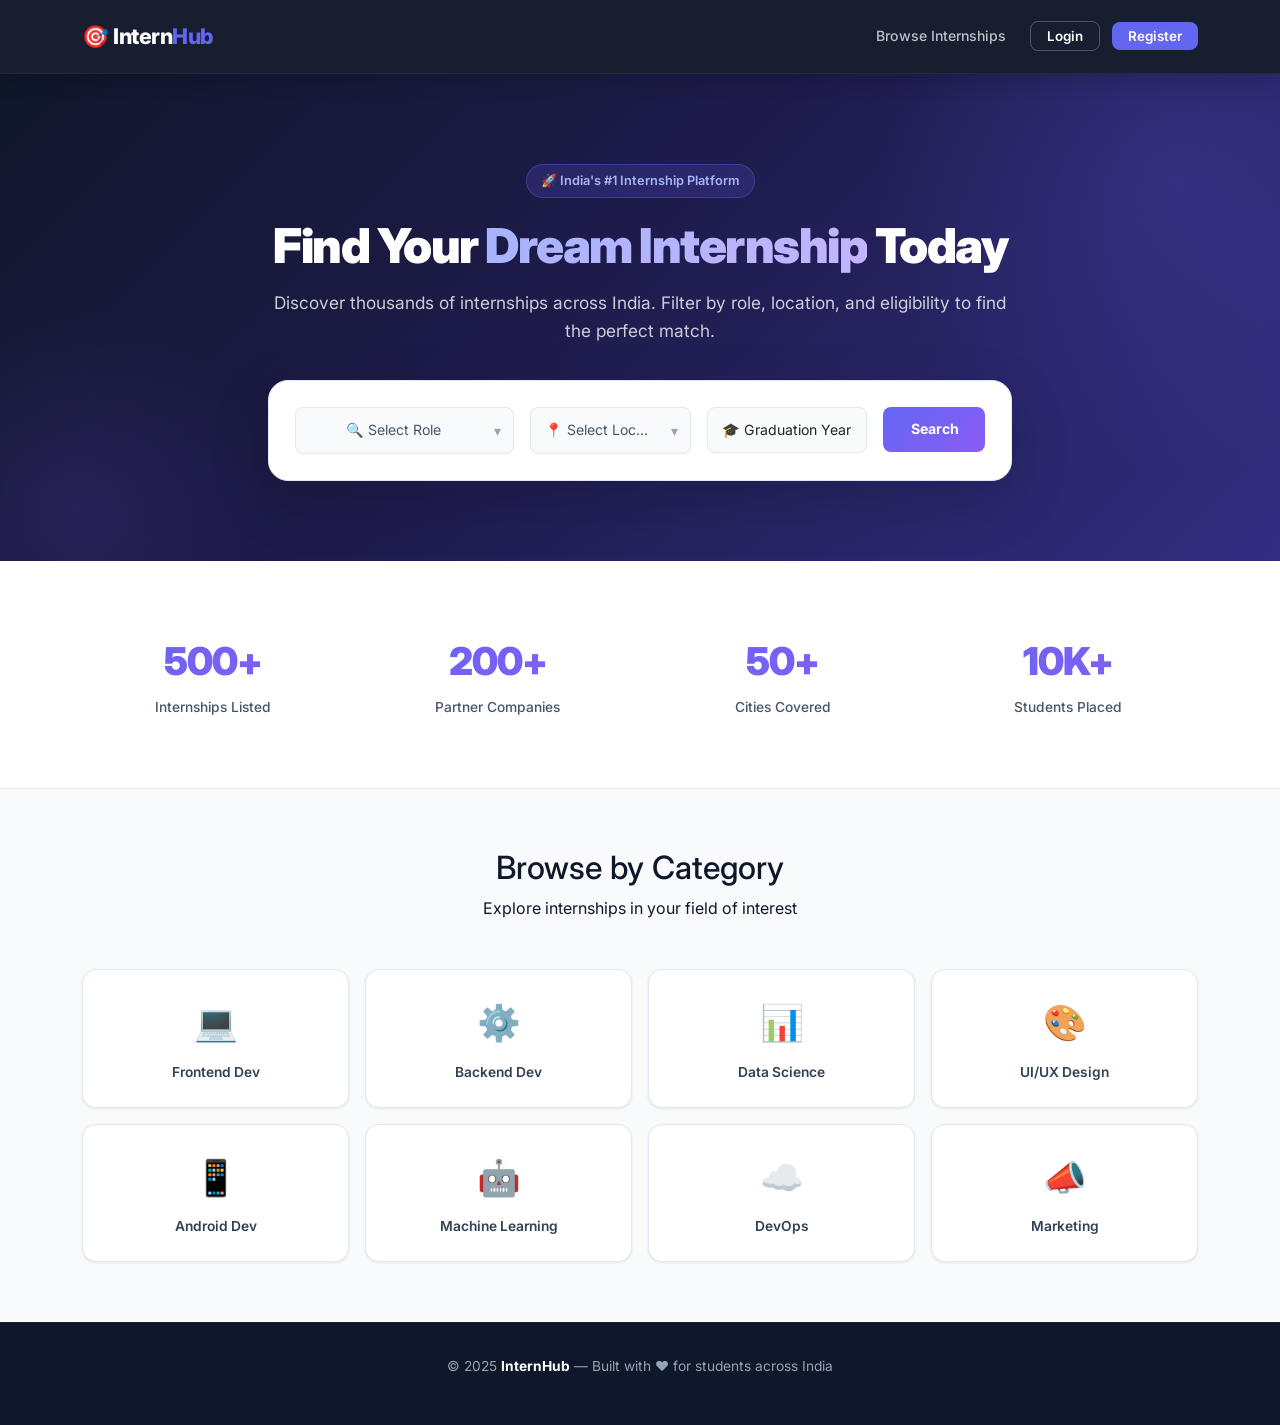
<file: docs/index.html>
<!DOCTYPE html>
<html lang="en">
<head>
  <meta charset="UTF-8"/>
  <meta name="viewport" content="width=device-width, initial-scale=1.0"/>
  <title>InternHub — Find Your Dream Internship</title>
  <link href="https://cdn.jsdelivr.net/npm/bootstrap@5.3.0/dist/css/bootstrap.min.css" rel="stylesheet"/>
  <link href="css/style.css" rel="stylesheet"/>
  <style>
    .custom-select-wrapper { position: relative; width: 100%; }
    .custom-select-trigger {
      border: 1.5px solid #e2e8f0;
      border-radius: 8px;
      padding: 11px 36px 11px 14px;
      font-size: 0.88rem;
      font-family: 'Inter', sans-serif;
      background: #f8fafc;
      cursor: pointer;
      color: #475569;
      white-space: nowrap;
      overflow: hidden;
      text-overflow: ellipsis;
      transition: all 0.25s;
      position: relative;
      user-select: none;
    }
    .custom-select-trigger::after {
      content: '▾';
      position: absolute;
      right: 12px;
      top: 50%;
      transform: translateY(-50%);
      color: #94a3b8;
      font-size: 0.9rem;
      transition: transform 0.2s;
    }
    .custom-select-trigger.open { border-color: #6366f1; background: white; box-shadow: 0 0 0 3px rgba(99,102,241,0.1); }
    .custom-select-trigger.open::after { transform: translateY(-50%) rotate(180deg); }
    .custom-dropdown {
      display: none;
      position: absolute;
      top: calc(100% + 6px);
      left: 0;
      right: 0;
      background: white;
      border: 1.5px solid #e2e8f0;
      border-radius: 10px;
      box-shadow: 0 10px 40px rgba(0,0,0,0.15);
      z-index: 9999;
      max-height: 260px;
      overflow-y: auto;
      animation: dropDown 0.15s ease;
    }
    .custom-dropdown.open { display: block; }
    @keyframes dropDown { from { opacity:0; transform:translateY(-6px); } to { opacity:1; transform:translateY(0); } }
    .custom-option {
      padding: 10px 14px;
      font-size: 0.86rem;
      font-family: 'Inter', sans-serif;
      color: #334155;
      cursor: pointer;
      transition: background 0.15s;
    }
    .custom-option:first-child { border-radius: 8px 8px 0 0; color: #94a3b8; }
    .custom-option:last-child { border-radius: 0 0 8px 8px; }
    .custom-option:hover { background: #eef2ff; color: #4f46e5; }
    .custom-option.selected { background: #eef2ff; color: #4f46e5; font-weight: 600; }
    .custom-dropdown::-webkit-scrollbar { width: 4px; }
    .custom-dropdown::-webkit-scrollbar-thumb { background: #cbd5e1; border-radius: 2px; }
  </style>
</head>
<body>

  <!-- Navbar -->
  <nav class="navbar navbar-expand-lg">
    <div class="container">
      <a class="navbar-brand" href="index.html">🎯 Intern<span>Hub</span></a>
      <button class="navbar-toggler border-0" type="button" data-bs-toggle="collapse" data-bs-target="#navMenu">
        <span class="navbar-toggler-icon"></span>
      </button>
      <div class="collapse navbar-collapse" id="navMenu">
        <ul class="navbar-nav ms-auto align-items-center gap-1">
          <li class="nav-item"><a class="nav-link" href="listings.html">Browse Internships</a></li>
          <li class="nav-item" id="profileNav"><a class="nav-link" href="profile.html">My Profile</a></li>
          <li class="nav-item" id="dashboardNav"><a class="nav-link" href="dashboard.html">Dashboard</a></li>
          <li class="nav-item d-none" id="companyDashboardNav"><a class="nav-link" href="company-dashboard.html">🏢 My Dashboard</a></li>
          <li class="nav-item d-none" id="adminNav"><a class="nav-link" href="admin.html">⚙️ Admin</a></li>
          <li class="nav-item ms-2" id="authButtons">
            <a href="login.html" class="btn-nav-login me-2">Login</a>
            <a href="register.html" class="btn-nav-register">Register</a>
          </li>
          <li class="nav-item ms-2 d-none" id="logoutBtn">
            <button class="btn-nav-logout" onclick="logout()">Logout</button>
          </li>
        </ul>
      </div>
    </div>
  </nav>

  <!-- Hero -->
  <section class="hero">
    <div class="container">
      <div class="col-lg-8 mx-auto text-center" style="position:relative;z-index:1">
        <div class="hero-badge">🚀 India's #1 Internship Platform</div>
        <h1>Find Your <span>Dream Internship</span> Today</h1>
        <p class="mt-3 mb-0">Discover thousands of internships across India. Filter by role, location, and eligibility to find the perfect match.</p>
        <div class="search-box">
          <div class="row g-3">
            <div class="col-md-4">
              <div class="custom-select-wrapper">
                <div class="custom-select-trigger" id="roleDisplay" onclick="toggleDropdown('roleDropdown', this)">🔍 Select Role</div>
                <div class="custom-dropdown" id="roleDropdown">
                  <div class="custom-option" onclick="selectOption('searchRole','roleDisplay','roleDropdown','')">🔍 Select Role</div>
                  <div class="custom-option" onclick="selectOption('searchRole','roleDisplay','roleDropdown','Frontend Developer Intern')">Frontend Developer Intern</div>
                  <div class="custom-option" onclick="selectOption('searchRole','roleDisplay','roleDropdown','Backend Developer Intern')">Backend Developer Intern</div>
                  <div class="custom-option" onclick="selectOption('searchRole','roleDisplay','roleDropdown','Full Stack Developer Intern')">Full Stack Developer Intern</div>
                  <div class="custom-option" onclick="selectOption('searchRole','roleDisplay','roleDropdown','React Developer Intern')">React Developer Intern</div>
                  <div class="custom-option" onclick="selectOption('searchRole','roleDisplay','roleDropdown','Node.js Developer Intern')">Node.js Developer Intern</div>
                  <div class="custom-option" onclick="selectOption('searchRole','roleDisplay','roleDropdown','Android Developer Intern')">Android Developer Intern</div>
                  <div class="custom-option" onclick="selectOption('searchRole','roleDisplay','roleDropdown','iOS Developer Intern')">iOS Developer Intern</div>
                  <div class="custom-option" onclick="selectOption('searchRole','roleDisplay','roleDropdown','Flutter Developer Intern')">Flutter Developer Intern</div>
                  <div class="custom-option" onclick="selectOption('searchRole','roleDisplay','roleDropdown','Mobile App Developer Intern')">Mobile App Developer Intern</div>
                  <div class="custom-option" onclick="selectOption('searchRole','roleDisplay','roleDropdown','Data Analyst Intern')">Data Analyst Intern</div>
                  <div class="custom-option" onclick="selectOption('searchRole','roleDisplay','roleDropdown','Data Science Intern')">Data Science Intern</div>
                  <div class="custom-option" onclick="selectOption('searchRole','roleDisplay','roleDropdown','Machine Learning Intern')">Machine Learning Intern</div>
                  <div class="custom-option" onclick="selectOption('searchRole','roleDisplay','roleDropdown','AI Intern')">AI Intern</div>
                  <div class="custom-option" onclick="selectOption('searchRole','roleDisplay','roleDropdown','Business Intelligence Intern')">Business Intelligence Intern</div>
                  <div class="custom-option" onclick="selectOption('searchRole','roleDisplay','roleDropdown','IoT Developer Intern')">IoT Developer Intern</div>
                  <div class="custom-option" onclick="selectOption('searchRole','roleDisplay','roleDropdown','Blockchain Developer Intern')">Blockchain Developer Intern</div>
                  <div class="custom-option" onclick="selectOption('searchRole','roleDisplay','roleDropdown','Cyber Security Intern')">Cyber Security Intern</div>
                  <div class="custom-option" onclick="selectOption('searchRole','roleDisplay','roleDropdown','Cloud Computing Intern')">Cloud Computing Intern</div>
                  <div class="custom-option" onclick="selectOption('searchRole','roleDisplay','roleDropdown','UI/UX Designer Intern')">UI/UX Designer Intern</div>
                  <div class="custom-option" onclick="selectOption('searchRole','roleDisplay','roleDropdown','Graphic Designer Intern')">Graphic Designer Intern</div>
                  <div class="custom-option" onclick="selectOption('searchRole','roleDisplay','roleDropdown','Product Designer Intern')">Product Designer Intern</div>
                  <div class="custom-option" onclick="selectOption('searchRole','roleDisplay','roleDropdown','Marketing Intern')">Marketing Intern</div>
                  <div class="custom-option" onclick="selectOption('searchRole','roleDisplay','roleDropdown','Digital Marketing Intern')">Digital Marketing Intern</div>
                  <div class="custom-option" onclick="selectOption('searchRole','roleDisplay','roleDropdown','Content Writing Intern')">Content Writing Intern</div>
                  <div class="custom-option" onclick="selectOption('searchRole','roleDisplay','roleDropdown','HR Intern')">HR Intern</div>
                  <div class="custom-option" onclick="selectOption('searchRole','roleDisplay','roleDropdown','Operations Intern')">Operations Intern</div>
                  <div class="custom-option" onclick="selectOption('searchRole','roleDisplay','roleDropdown','Business Development Intern')">Business Development Intern</div>
                  <div class="custom-option" onclick="selectOption('searchRole','roleDisplay','roleDropdown','Sales Intern')">Sales Intern</div>
                  <div class="custom-option" onclick="selectOption('searchRole','roleDisplay','roleDropdown','Software Engineer Intern')">Software Engineer Intern</div>
                  <div class="custom-option" onclick="selectOption('searchRole','roleDisplay','roleDropdown','QA Tester Intern')">QA Tester Intern</div>
                  <div class="custom-option" onclick="selectOption('searchRole','roleDisplay','roleDropdown','DevOps Intern')">DevOps Intern</div>
                </div>
                <input type="hidden" id="searchRole"/>
              </div>
            </div>
            <div class="col-md-3">
              <div class="custom-select-wrapper">
                <div class="custom-select-trigger" id="locationDisplay" onclick="toggleDropdown('locationDropdown', this)">📍 Select Location</div>
                <div class="custom-dropdown" id="locationDropdown">
                  <div class="custom-option" onclick="selectOption('searchLocation','locationDisplay','locationDropdown','')">📍 Select Location</div>
                  <div class="custom-option" onclick="selectOption('searchLocation','locationDisplay','locationDropdown','Remote')">🌐 Remote</div>
                  <div class="custom-option" onclick="selectOption('searchLocation','locationDisplay','locationDropdown','Bangalore')">Bangalore</div>
                  <div class="custom-option" onclick="selectOption('searchLocation','locationDisplay','locationDropdown','Hyderabad')">Hyderabad</div>
                  <div class="custom-option" onclick="selectOption('searchLocation','locationDisplay','locationDropdown','Pune')">Pune</div>
                  <div class="custom-option" onclick="selectOption('searchLocation','locationDisplay','locationDropdown','Chennai')">Chennai</div>
                  <div class="custom-option" onclick="selectOption('searchLocation','locationDisplay','locationDropdown','Mumbai')">Mumbai</div>
                  <div class="custom-option" onclick="selectOption('searchLocation','locationDisplay','locationDropdown','Delhi')">Delhi</div>
                  <div class="custom-option" onclick="selectOption('searchLocation','locationDisplay','locationDropdown','Noida')">Noida</div>
                  <div class="custom-option" onclick="selectOption('searchLocation','locationDisplay','locationDropdown','Gurgaon')">Gurgaon</div>
                  <div class="custom-option" onclick="selectOption('searchLocation','locationDisplay','locationDropdown','Kolkata')">Kolkata</div>
                  <div class="custom-option" onclick="selectOption('searchLocation','locationDisplay','locationDropdown','Ahmedabad')">Ahmedabad</div>
                  <div class="custom-option" onclick="selectOption('searchLocation','locationDisplay','locationDropdown','Jaipur')">Jaipur</div>
                  <div class="custom-option" onclick="selectOption('searchLocation','locationDisplay','locationDropdown','Chandigarh')">Chandigarh</div>
                  <div class="custom-option" onclick="selectOption('searchLocation','locationDisplay','locationDropdown','Indore')">Indore</div>
                  <div class="custom-option" onclick="selectOption('searchLocation','locationDisplay','locationDropdown','Bhopal')">Bhopal</div>
                  <div class="custom-option" onclick="selectOption('searchLocation','locationDisplay','locationDropdown','Lucknow')">Lucknow</div>
                  <div class="custom-option" onclick="selectOption('searchLocation','locationDisplay','locationDropdown','Kanpur')">Kanpur</div>
                  <div class="custom-option" onclick="selectOption('searchLocation','locationDisplay','locationDropdown','Nagpur')">Nagpur</div>
                  <div class="custom-option" onclick="selectOption('searchLocation','locationDisplay','locationDropdown','Surat')">Surat</div>
                  <div class="custom-option" onclick="selectOption('searchLocation','locationDisplay','locationDropdown','Vadodara')">Vadodara</div>
                  <div class="custom-option" onclick="selectOption('searchLocation','locationDisplay','locationDropdown','Coimbatore')">Coimbatore</div>
                  <div class="custom-option" onclick="selectOption('searchLocation','locationDisplay','locationDropdown','Visakhapatnam')">Visakhapatnam</div>
                  <div class="custom-option" onclick="selectOption('searchLocation','locationDisplay','locationDropdown','Patna')">Patna</div>
                  <div class="custom-option" onclick="selectOption('searchLocation','locationDisplay','locationDropdown','Ranchi')">Ranchi</div>
                  <div class="custom-option" onclick="selectOption('searchLocation','locationDisplay','locationDropdown','Bhubaneswar')">Bhubaneswar</div>
                  <div class="custom-option" onclick="selectOption('searchLocation','locationDisplay','locationDropdown','Mysore')">Mysore</div>
                  <div class="custom-option" onclick="selectOption('searchLocation','locationDisplay','locationDropdown','Trivandrum')">Trivandrum</div>
                  <div class="custom-option" onclick="selectOption('searchLocation','locationDisplay','locationDropdown','Kochi')">Kochi</div>
                  <div class="custom-option" onclick="selectOption('searchLocation','locationDisplay','locationDropdown','Madurai')">Madurai</div>
                  <div class="custom-option" onclick="selectOption('searchLocation','locationDisplay','locationDropdown','Guwahati')">Guwahati</div>
                  <div class="custom-option" onclick="selectOption('searchLocation','locationDisplay','locationDropdown','Dehradun')">Dehradun</div>
                </div>
                <input type="hidden" id="searchLocation"/>
              </div>
            </div>
            <div class="col-md-3">
              <select id="searchYear" class="form-control">
                <option value="">🎓 Graduation Year</option>
                <option value="2025">2025</option>
                <option value="2026">2026</option>
                <option value="2027">2027</option>
                <option value="2028">2028</option>
                <option value="2029">2029</option>
              </select>
            </div>
            <div class="col-md-2">
              <button class="btn-search" onclick="handleSearch()">Search</button>
            </div>
          </div>
        </div>
      </div>
    </div>
  </section>

  <!-- Stats -->
  <section class="stats">
    <div class="container">
      <div class="row">
        <div class="col-md-3 col-6"><div class="stat-card"><div class="stat-number">500+</div><div class="stat-label">Internships Listed</div></div></div>
        <div class="col-md-3 col-6"><div class="stat-card"><div class="stat-number">200+</div><div class="stat-label">Partner Companies</div></div></div>
        <div class="col-md-3 col-6"><div class="stat-card"><div class="stat-number">50+</div><div class="stat-label">Cities Covered</div></div></div>
        <div class="col-md-3 col-6"><div class="stat-card"><div class="stat-number">10K+</div><div class="stat-label">Students Placed</div></div></div>
      </div>
    </div>
  </section>

  <!-- Categories -->
  <section class="categories">
    <div class="container">
      <div class="text-center mb-5">
        <h2 class="section-title">Browse by Category</h2>
        <p class="section-subtitle mt-2">Explore internships in your field of interest</p>
      </div>
      <div class="row g-3">
        <div class="col-6 col-md-3"><a class="category-card" href="listings.html?role=frontend"><span class="category-icon">💻</span><div class="fw-semibold">Frontend Dev</div></a></div>
        <div class="col-6 col-md-3"><a class="category-card" href="listings.html?role=backend"><span class="category-icon">⚙️</span><div class="fw-semibold">Backend Dev</div></a></div>
        <div class="col-6 col-md-3"><a class="category-card" href="listings.html?role=data"><span class="category-icon">📊</span><div class="fw-semibold">Data Science</div></a></div>
        <div class="col-6 col-md-3"><a class="category-card" href="listings.html?role=design"><span class="category-icon">🎨</span><div class="fw-semibold">UI/UX Design</div></a></div>
        <div class="col-6 col-md-3"><a class="category-card" href="listings.html?role=android"><span class="category-icon">📱</span><div class="fw-semibold">Android Dev</div></a></div>
        <div class="col-6 col-md-3"><a class="category-card" href="listings.html?role=machine learning"><span class="category-icon">🤖</span><div class="fw-semibold">Machine Learning</div></a></div>
        <div class="col-6 col-md-3"><a class="category-card" href="listings.html?role=devops"><span class="category-icon">☁️</span><div class="fw-semibold">DevOps</div></a></div>
        <div class="col-6 col-md-3"><a class="category-card" href="listings.html?role=marketing"><span class="category-icon">📣</span><div class="fw-semibold">Marketing</div></a></div>
      </div>
    </div>
  </section>

  <!-- Footer -->
  <footer>
    <p>© 2025 <strong style="color:white">InternHub</strong> — Built with ❤️ for students across India</p>
  </footer>

  <script src="https://cdn.jsdelivr.net/npm/bootstrap@5.3.0/dist/js/bootstrap.bundle.min.js"></script>
  <script src="js/api.js"></script>
  <script src="js/auth.js"></script>
  <script>
    const user = getUser();
    if (user) {
      document.getElementById('authButtons').classList.add('d-none');
      document.getElementById('logoutBtn').classList.remove('d-none');
      if (user.role === 'admin') {
        document.getElementById('adminNav').classList.remove('d-none');
        document.getElementById('profileNav').classList.add('d-none');
        document.getElementById('dashboardNav').classList.add('d-none');
      } else if (user.role === 'company') {
        document.getElementById('profileNav').classList.add('d-none');
        document.getElementById('dashboardNav').classList.add('d-none');
        document.getElementById('companyDashboardNav').classList.remove('d-none');
      }
    } else {
      document.getElementById('profileNav').classList.add('d-none');
      document.getElementById('dashboardNav').classList.add('d-none');
    }
    function toggleDropdown(dropdownId, trigger) {
      const dropdown = document.getElementById(dropdownId);
      const isOpen = dropdown.classList.contains('open');
      // close all dropdowns first
      document.querySelectorAll('.custom-dropdown').forEach(d => d.classList.remove('open'));
      document.querySelectorAll('.custom-select-trigger').forEach(t => t.classList.remove('open'));
      if (!isOpen) {
        dropdown.classList.add('open');
        trigger.classList.add('open');
      }
    }
    function selectOption(inputId, displayId, dropdownId, value) {
      document.getElementById(inputId).value = value;
      const display = document.getElementById(displayId);
      display.textContent = value || (inputId === 'searchRole' ? '🔍 Select Role' : '📍 Select Location');
      document.getElementById(dropdownId).classList.remove('open');
      display.classList.remove('open');
      // highlight selected
      document.querySelectorAll(`#${dropdownId} .custom-option`).forEach(o => {
        o.classList.toggle('selected', o.textContent.trim() === value);
      });
    }
    // close dropdowns when clicking outside
    document.addEventListener('click', e => {
      if (!e.target.closest('.custom-select-wrapper')) {
        document.querySelectorAll('.custom-dropdown').forEach(d => d.classList.remove('open'));
        document.querySelectorAll('.custom-select-trigger').forEach(t => t.classList.remove('open'));
      }
    });
    function handleSearch() {
      const params = new URLSearchParams();
      const role = document.getElementById('searchRole').value;
      const location = document.getElementById('searchLocation').value;
      const year = document.getElementById('searchYear').value;
      if (role) params.append('role', role);
      if (location) params.append('location', location);
      if (year) params.append('graduationYear', year);
      window.location.href = `listings.html?${params.toString()}`;
    }

  </script>
</body>
</html>
</file>
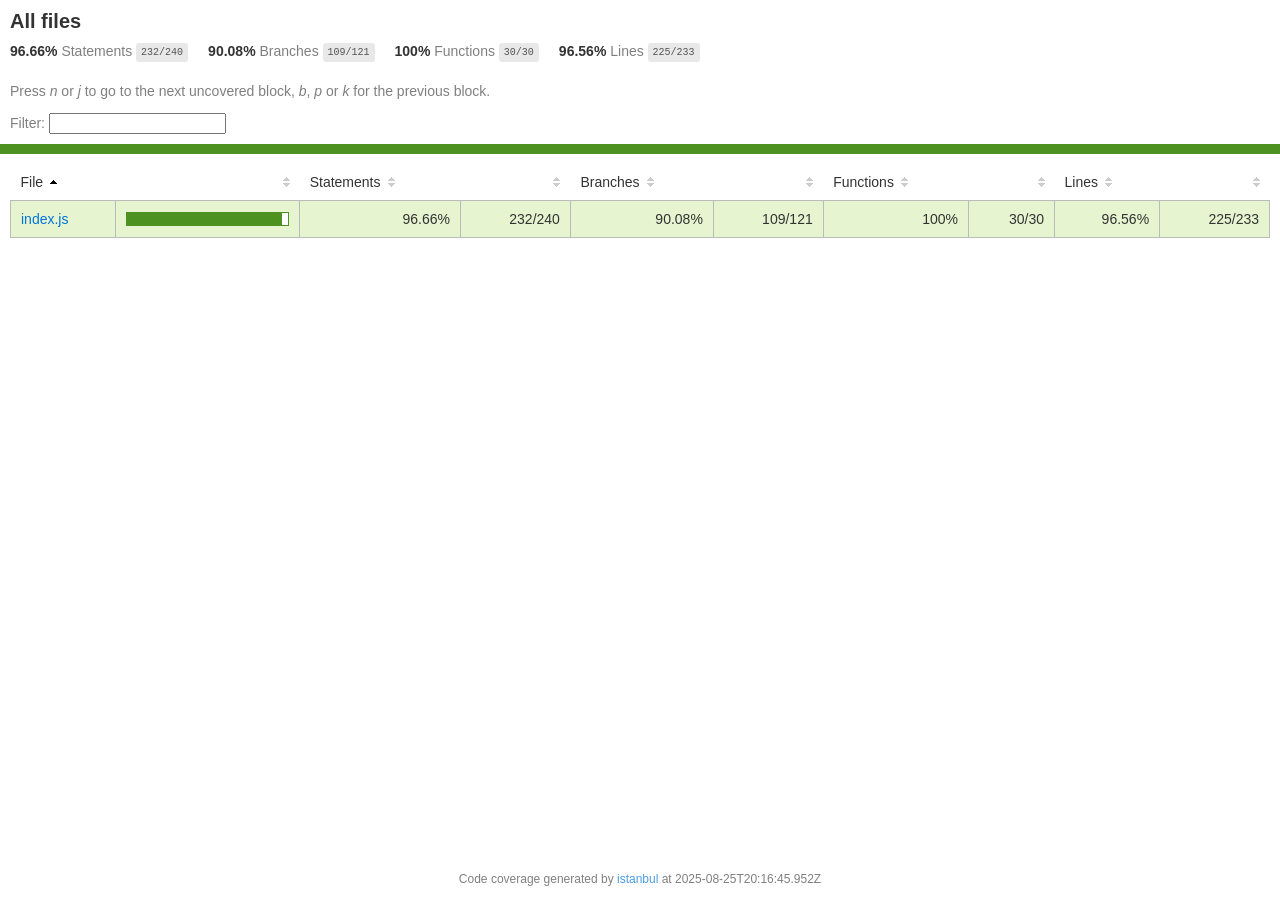
<file: backend/node_modules/kareem/coverage/lcov-report/index.html>
<!doctype html>
<html lang="en">

<head>
    <title>Code coverage report for All files</title>
    <meta charset="utf-8" />
    <link rel="stylesheet" href="prettify.css" />
    <link rel="stylesheet" href="base.css" />
    <link rel="shortcut icon" type="image/x-icon" href="favicon.png" />
    <meta name="viewport" content="width=device-width, initial-scale=1" />
    <style type='text/css'>
        .coverage-summary .sorter {
            background-image: url(sort-arrow-sprite.png);
        }
    </style>
</head>
    
<body>
<div class='wrapper'>
    <div class='pad1'>
        <h1>All files</h1>
        <div class='clearfix'>
            
            <div class='fl pad1y space-right2'>
                <span class="strong">96.66% </span>
                <span class="quiet">Statements</span>
                <span class='fraction'>232/240</span>
            </div>
        
            
            <div class='fl pad1y space-right2'>
                <span class="strong">90.08% </span>
                <span class="quiet">Branches</span>
                <span class='fraction'>109/121</span>
            </div>
        
            
            <div class='fl pad1y space-right2'>
                <span class="strong">100% </span>
                <span class="quiet">Functions</span>
                <span class='fraction'>30/30</span>
            </div>
        
            
            <div class='fl pad1y space-right2'>
                <span class="strong">96.56% </span>
                <span class="quiet">Lines</span>
                <span class='fraction'>225/233</span>
            </div>
        
            
        </div>
        <p class="quiet">
            Press <em>n</em> or <em>j</em> to go to the next uncovered block, <em>b</em>, <em>p</em> or <em>k</em> for the previous block.
        </p>
        <template id="filterTemplate">
            <div class="quiet">
                Filter:
                <input type="search" id="fileSearch">
            </div>
        </template>
    </div>
    <div class='status-line high'></div>
    <div class="pad1">
<table class="coverage-summary">
<thead>
<tr>
   <th data-col="file" data-fmt="html" data-html="true" class="file">File</th>
   <th data-col="pic" data-type="number" data-fmt="html" data-html="true" class="pic"></th>
   <th data-col="statements" data-type="number" data-fmt="pct" class="pct">Statements</th>
   <th data-col="statements_raw" data-type="number" data-fmt="html" class="abs"></th>
   <th data-col="branches" data-type="number" data-fmt="pct" class="pct">Branches</th>
   <th data-col="branches_raw" data-type="number" data-fmt="html" class="abs"></th>
   <th data-col="functions" data-type="number" data-fmt="pct" class="pct">Functions</th>
   <th data-col="functions_raw" data-type="number" data-fmt="html" class="abs"></th>
   <th data-col="lines" data-type="number" data-fmt="pct" class="pct">Lines</th>
   <th data-col="lines_raw" data-type="number" data-fmt="html" class="abs"></th>
</tr>
</thead>
<tbody><tr>
	<td class="file high" data-value="index.js"><a href="index.js.html">index.js</a></td>
	<td data-value="96.66" class="pic high">
	<div class="chart"><div class="cover-fill" style="width: 96%"></div><div class="cover-empty" style="width: 4%"></div></div>
	</td>
	<td data-value="96.66" class="pct high">96.66%</td>
	<td data-value="240" class="abs high">232/240</td>
	<td data-value="90.08" class="pct high">90.08%</td>
	<td data-value="121" class="abs high">109/121</td>
	<td data-value="100" class="pct high">100%</td>
	<td data-value="30" class="abs high">30/30</td>
	<td data-value="96.56" class="pct high">96.56%</td>
	<td data-value="233" class="abs high">225/233</td>
	</tr>

</tbody>
</table>
</div>
                <div class='push'></div><!-- for sticky footer -->
            </div><!-- /wrapper -->
            <div class='footer quiet pad2 space-top1 center small'>
                Code coverage generated by
                <a href="https://istanbul.js.org/" target="_blank" rel="noopener noreferrer">istanbul</a>
                at 2025-08-25T20:16:45.952Z
            </div>
        <script src="prettify.js"></script>
        <script>
            window.onload = function () {
                prettyPrint();
            };
        </script>
        <script src="sorter.js"></script>
        <script src="block-navigation.js"></script>
    </body>
</html>
</file>
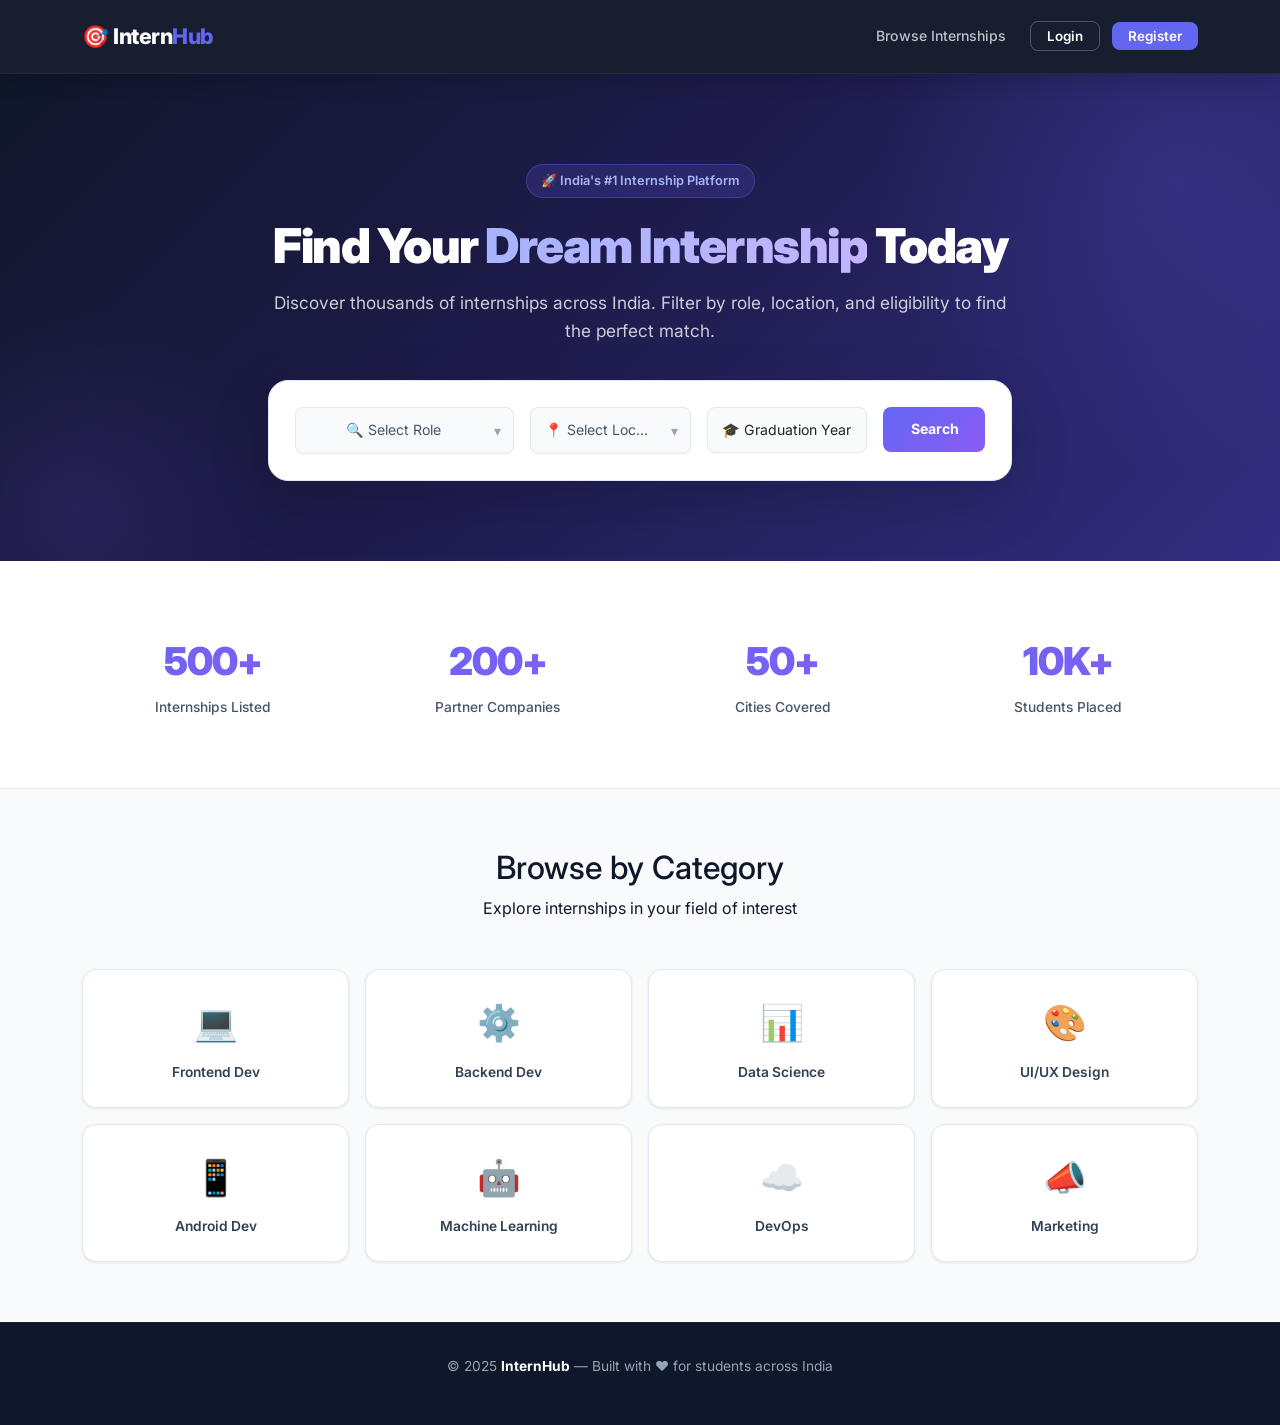
<file: docs/admin.html>
<!DOCTYPE html>
<html lang="en">
<head>
  <meta charset="UTF-8" />
  <meta name="viewport" content="width=device-width, initial-scale=1.0"/>
  <title>Admin Dashboard | InternHub</title>
  <link href="https://cdn.jsdelivr.net/npm/bootstrap@5.3.0/dist/css/bootstrap.min.css" rel="stylesheet"/>
  <link href="css/style.css" rel="stylesheet"/>
</head>
<body>

  <nav class="navbar navbar-expand-lg">
    <div class="container">
      <a class="navbar-brand" href="index.html">🎯 Intern<span>Hub</span> <small style="font-size:0.7rem;opacity:0.6;font-weight:500">Admin</small></a>
      <div class="collapse navbar-collapse">
        <ul class="navbar-nav ms-auto">
          <li class="nav-item">
            <button class="btn-nav-logout" onclick="logout()">Logout</button>
          </li>
        </ul>
      </div>
    </div>
  </nav>

  <div class="container py-4">

    <h4 class="fw-bold mb-4">👨‍💼 Admin Dashboard</h4>

    <!-- Stats -->
    <div class="row g-3 mb-4">
      <div class="col-md-3 col-6">
        <div class="stat-card">
          <div class="stat-number" id="totalCompanies">0</div>
          <div class="stat-label">Total Companies</div>
        </div>
      </div>
      <div class="col-md-3 col-6">
        <div class="stat-card">
          <div class="stat-number" style="color:#059669" id="verifiedCompanies">0</div>
          <div class="stat-label">Verified Companies</div>
        </div>
      </div>
      <div class="col-md-3 col-6">
        <div class="stat-card">
          <div class="stat-number" style="color:#d97706" id="unverifiedCompanies">0</div>
          <div class="stat-label">Unverified Companies</div>
        </div>
      </div>
      <div class="col-md-3 col-6">
        <div class="stat-card">
          <div class="stat-number" style="color:#dc2626" id="reportedInternships">0</div>
          <div class="stat-label">Reported Internships</div>
        </div>
      </div>
      <div class="col-md-4 col-6">
        <div class="stat-card">
          <div class="stat-number" style="color:#4f46e5" id="totalInternships">0</div>
          <div class="stat-label">Total Internships</div>
        </div>
      </div>
      <div class="col-md-4 col-6">
        <div class="stat-card">
          <div class="stat-number" style="color:#059669" id="verifiedInternships">0</div>
          <div class="stat-label">Verified Internships</div>
        </div>
      </div>
      <div class="col-md-4 col-6">
        <div class="stat-card">
          <div class="stat-number" style="color:#d97706" id="unverifiedInternships">0</div>
          <div class="stat-label">Unverified Internships</div>
        </div>
      </div>
    </div>

    <!-- Internships Management Section -->
    <div class="section-card">
      <div class="d-flex justify-content-between align-items-center mb-3">
        <h5 class="fw-bold mb-0">💼 Internship Management</h5>
        <div class="d-flex gap-2">
          <select id="internshipFilter" class="form-select form-select-sm" style="width:auto" onchange="filterInternships()">
            <option value="all">All</option>
            <option value="verified">Verified</option>
            <option value="unverified">Unverified</option>
          </select>
        </div>
      </div>
      <div id="internshipsList">
        <div class="text-center py-3 text-muted">⏳ Loading...</div>
      </div>
    </div>

    <!-- Companies Section -->
    <div class="section-card">
      <h5 class="fw-bold mb-3">🏢 Company Verification</h5>
      <div id="companiesList">
        <div class="text-center py-3 text-muted">⏳ Loading...</div>
      </div>
    </div>

    <!-- Reported Internships Section -->
    <div class="section-card">
      <h5 class="fw-bold mb-3">🚩 Reported Internships</h5>
      <div id="reportsList">
        <div class="text-center py-3 text-muted">⏳ Loading...</div>
      </div>
    </div>

  </div>

  <script src="https://cdn.jsdelivr.net/npm/bootstrap@5.3.0/dist/js/bootstrap.bundle.min.js"></script>
  <script src="js/api.js"></script>
  <script src="js/auth.js"></script>
  <script>
    requireAuth();
    const user = getUser();

    if (!user || user.role !== 'admin') {
      alert('Admin access only!');
      window.location.href = 'index.html';
    }

    let allInternships = [];

    async function loadDashboard() {
      await loadInternships();
      await loadCompanies();
      await loadReports();
    }

    async function loadInternships() {
      allInternships = await adminAPI.getInternships();
      const verified = allInternships.filter(i => i.isVerified).length;
      document.getElementById('totalInternships').textContent = allInternships.length;
      document.getElementById('verifiedInternships').textContent = verified;
      document.getElementById('unverifiedInternships').textContent = allInternships.length - verified;
      renderInternships(allInternships);
    }

    function filterInternships() {
      const filter = document.getElementById('internshipFilter').value;
      if (filter === 'verified') renderInternships(allInternships.filter(i => i.isVerified));
      else if (filter === 'unverified') renderInternships(allInternships.filter(i => !i.isVerified));
      else renderInternships(allInternships);
    }

    function renderInternships(list) {
      const container = document.getElementById('internshipsList');
      if (!list || list.length === 0) {
        container.innerHTML = '<p class="text-muted">No internships found.</p>';
        return;
      }
      container.innerHTML = list.map(internship => `
        <div class="internship-row ${internship.isVerified ? 'verified-row' : 'unverified-row'}" id="internship-${internship._id}">
          <div class="d-flex justify-content-between align-items-start flex-wrap gap-2">
            <div>
              <div class="fw-semibold">💼 ${internship.title}</div>
              <div class="text-muted small">🏢 ${internship.company?.name} &nbsp;|&nbsp; 📍 ${internship.location} &nbsp;|&nbsp; 💰 ${internship.stipend ? '₹' + internship.stipend : 'Unpaid'}</div>
              <div class="text-muted small">Skills: ${internship.requiredSkills?.join(', ') || 'N/A'} &nbsp;|&nbsp; Min CGPA: ${internship.minCGPA}</div>
            </div>
            <div class="d-flex align-items-center gap-2 flex-wrap">
              <span class="${internship.isVerified ? 'verified-badge' : 'unverified-badge'}" id="ibadge-${internship._id}">
                ${internship.isVerified ? '✅ Verified' : '⚠️ Unverified'}
              </span>
              ${!internship.isVerified ? `
                <button class="btn btn-success btn-sm" onclick="verifyInternship('${internship._id}')">
                  ✅ Verify
                </button>
              ` : `
                <button class="btn btn-outline-warning btn-sm" onclick="unverifyInternship('${internship._id}')">
                  Remove Verification
                </button>
              `}
              <button class="btn btn-danger btn-sm" onclick="deleteInternship('${internship._id}')">
                🗑️ Delete
              </button>
            </div>
          </div>
        </div>
      `).join('');
    }

    async function verifyInternship(id) {
      const result = await adminAPI.verifyInternship(id);
      if (result.internship) {
        const idx = allInternships.findIndex(i => i._id === id);
        if (idx !== -1) allInternships[idx].isVerified = true;
        filterInternships();
        updateInternshipStats();
      }
    }

    async function unverifyInternship(id) {
      const result = await adminAPI.unverifyInternship(id);
      if (result.internship) {
        const idx = allInternships.findIndex(i => i._id === id);
        if (idx !== -1) allInternships[idx].isVerified = false;
        filterInternships();
        updateInternshipStats();
      }
    }

    async function deleteInternship(id) {
      if (!confirm('Delete this internship permanently?')) return;
      const result = await adminAPI.deleteInternship(id);
      if (result.message === 'Internship removed by admin') {
        allInternships = allInternships.filter(i => i._id !== id);
        filterInternships();
        updateInternshipStats();
        // also remove from reports if present
        const reportRow = document.getElementById(`report-${id}`);
        if (reportRow) {
          reportRow.remove();
          document.getElementById('reportedInternships').textContent =
            Math.max(0, parseInt(document.getElementById('reportedInternships').textContent) - 1);
        }
      } else {
        alert('❌ Failed: ' + result.message);
      }
    }

    function updateInternshipStats() {
      const verified = allInternships.filter(i => i.isVerified).length;
      document.getElementById('totalInternships').textContent = allInternships.length;
      document.getElementById('verifiedInternships').textContent = verified;
      document.getElementById('unverifiedInternships').textContent = allInternships.length - verified;
    }

    async function loadCompanies() {
      const companies = await adminAPI.getCompanies();
      const list = document.getElementById('companiesList');

      if (!companies || companies.length === 0) {
        list.innerHTML = '<p class="text-muted">No companies registered yet.</p>';
        return;
      }

      const verified = companies.filter(c => c.isVerified).length;
      document.getElementById('totalCompanies').textContent = companies.length;
      document.getElementById('verifiedCompanies').textContent = verified;
      document.getElementById('unverifiedCompanies').textContent =
        companies.length - verified;

      list.innerHTML = companies.map(company => `
        <div class="company-row" id="company-${company._id}">
          <div class="d-flex justify-content-between align-items-center flex-wrap gap-2">
            <div>
              <div class="fw-semibold">🏢 ${company.name}</div>
              <div class="text-muted small">${company.email}</div>
              <div class="text-muted small">
                Registered: ${new Date(company.createdAt).toLocaleDateString()}
              </div>
            </div>
            <div class="d-flex align-items-center gap-2 flex-wrap">
              <span class="${company.isVerified
                ? 'verified-badge' : 'unverified-badge'}"
                id="badge-${company._id}">
                ${company.isVerified ? '✅ Verified' : '⚠️ Unverified'}
              </span>
              ${!company.isVerified ? `
                <button class="btn btn-success btn-sm"
                  id="btn-${company._id}"
                  onclick="verifyCompany('${company._id}')">
                  ✅ Verify
                </button>
              ` : `
                <button class="btn btn-outline-danger btn-sm"
                  id="btn-${company._id}"
                  onclick="unverifyCompany('${company._id}')">
                  Remove Verification
                </button>
              `}
            </div>
          </div>
        </div>
      `).join('');
    }

    async function loadReports() {
      const reports = await adminAPI.getReports();
      const list = document.getElementById('reportsList');

      document.getElementById('reportedInternships').textContent =
        reports?.length || 0;

      if (!reports || reports.length === 0) {
        list.innerHTML = '<p class="text-muted">✅ No reported internships!</p>';
        return;
      }

      list.innerHTML = reports.map(internship => `
        <div class="report-row" id="report-${internship._id}">
          <div class="d-flex justify-content-between align-items-start flex-wrap gap-2">
            <div>
              <div class="fw-semibold">📢 ${internship.title}</div>
              <div class="text-muted small">
                🏢 ${internship.company?.name} |
                📍 ${internship.location}
              </div>
            <div class="text-danger small mt-1 fw-bold">
              ${internship.reportCount >= 4
              ? '🚨 HIGH RISK — Multiple reports, likely fake!'
              : internship.reportCount >= 2
              ? '⚠️ MODERATE RISK — Review carefully'
              : '📋 LOW RISK — Single report, verify before action'
              }
              (${internship.reportCount} report(s))
            </div>
              <div class="mt-2">
                ${internship.reports?.map(r => `
                  <div class="small text-muted">
                    • "${r.reason}" —
                    ${new Date(r.reportedAt).toLocaleDateString()}
                  </div>
                `).join('')}
              </div>
            </div>
            <div class="d-flex gap-2">
              <button class="btn btn-outline-secondary btn-sm"
                onclick="dismissReport('${internship._id}')">
                Dismiss
              </button>
              <button class="btn btn-danger btn-sm"
                onclick="removeInternship('${internship._id}')">
                🗑️ Remove
              </button>
            </div>
          </div>
        </div>
      `).join('');
    }

    async function verifyCompany(id) {
      const btn = document.getElementById(`btn-${id}`);
      if (btn) btn.disabled = true;
      const result = await adminAPI.verifyCompany(id);
      if (result.company) await loadCompanies();
      else if (btn) btn.disabled = false;
    }

    async function unverifyCompany(id) {
      const btn = document.getElementById(`btn-${id}`);
      if (btn) btn.disabled = true;
      const result = await adminAPI.unverifyCompany(id);
      if (result.company) await loadCompanies();
      else if (btn) btn.disabled = false;
    }

    async function removeInternship(id) {
      if (!confirm('Remove this internship permanently?')) return;
      const result = await adminAPI.deleteInternship(id);
      if (result.message === 'Internship removed by admin') {
        document.getElementById(`report-${id}`).remove();
        document.getElementById('reportedInternships').textContent =
          Math.max(0, parseInt(document.getElementById('reportedInternships').textContent) - 1);
        allInternships = allInternships.filter(i => i._id !== id);
        filterInternships();
        updateInternshipStats();
      } else {
        alert('\u274c Failed: ' + result.message);
      }
    }

    async function dismissReport(id) {
      if (!confirm('Dismiss all reports for this internship?')) return;
      const result = await adminAPI.dismissReport(id);
      if (result.message === 'Reports dismissed successfully') {
        document.getElementById(`report-${id}`).remove();
        document.getElementById('reportedInternships').textContent =
          parseInt(document.getElementById('reportedInternships')
            .textContent) - 1;
      } else {
        alert('❌ Failed: ' + result.message);
      }
    }

    loadDashboard();
  </script>
</body>
</html>
</file>
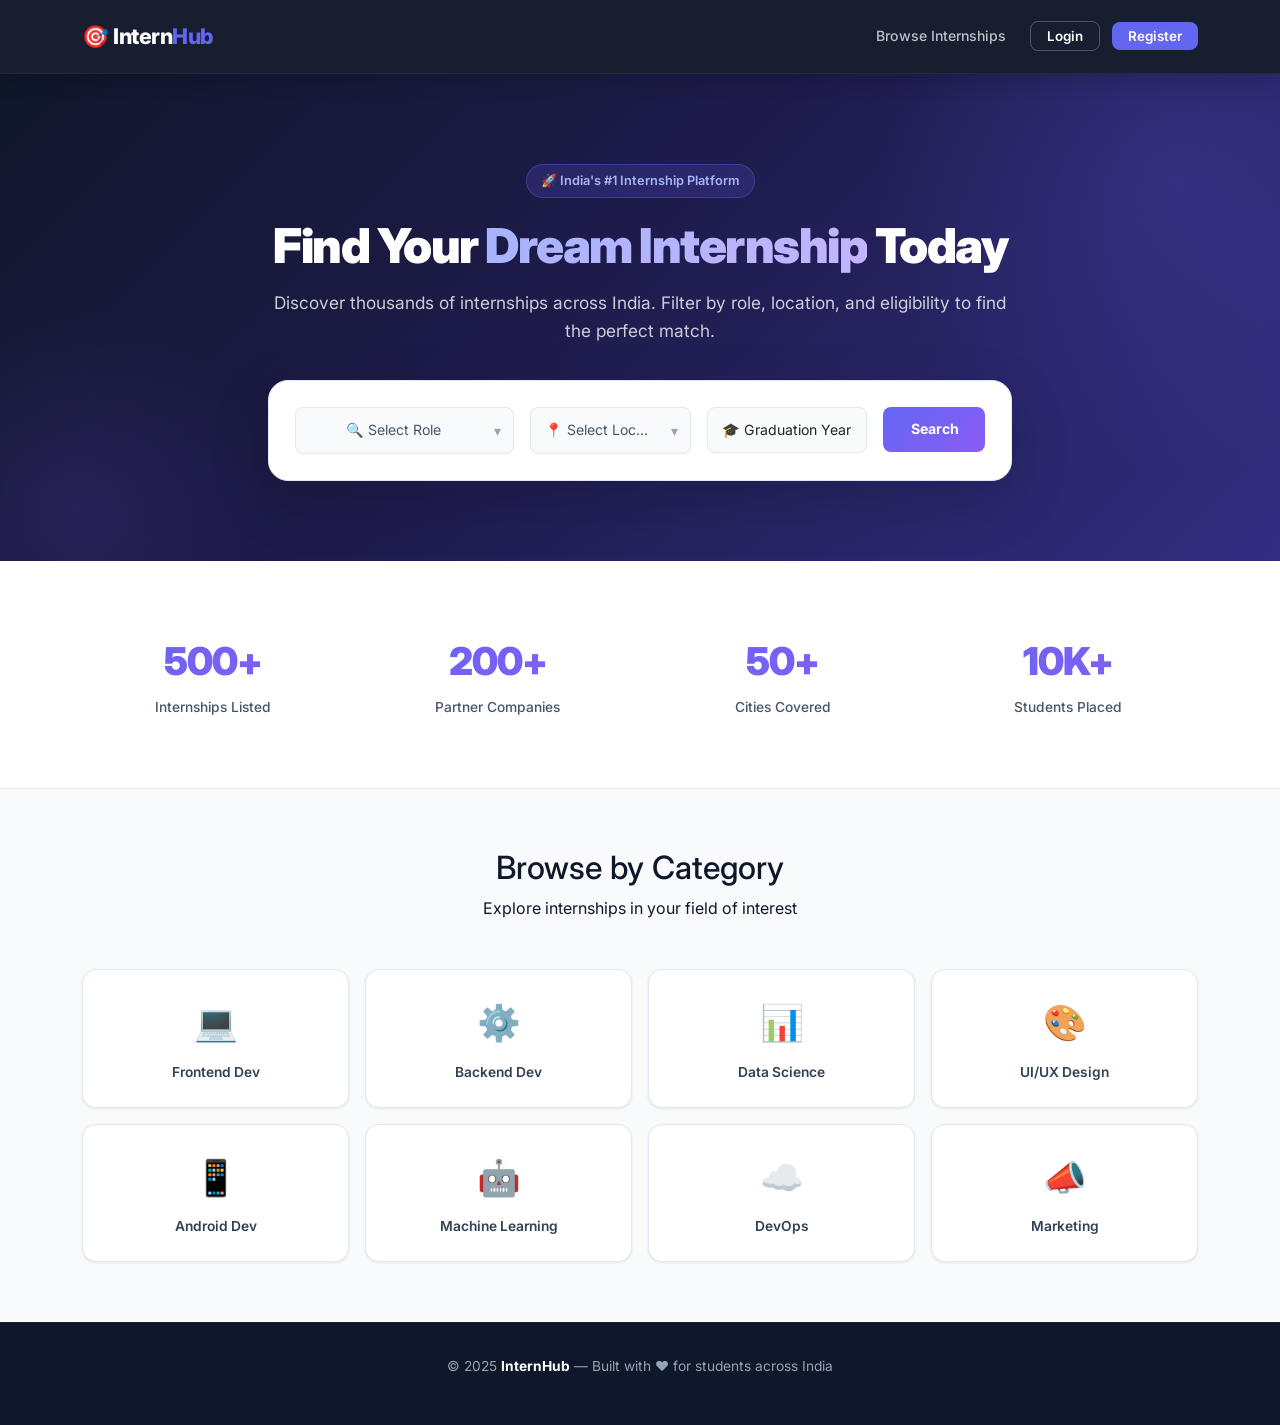
<file: docs/company-profile.html>
<!DOCTYPE html>
<html lang="en">
<head>
  <meta charset="UTF-8" />
  <meta name="viewport" content="width=device-width, initial-scale=1.0"/>
  <title>Company Profile | InternHub</title>
  <link href="https://cdn.jsdelivr.net/npm/bootstrap@5.3.0/dist/css/bootstrap.min.css" rel="stylesheet"/>
  <style>
    body { background: #f8faff; font-family: 'Segoe UI', sans-serif; }
    .navbar { background: #4f46e5; }
    .navbar-brand { color: white !important; font-weight: 700; }
    .nav-link { color: rgba(255,255,255,0.85) !important; }
    .profile-card {
      background: white;
      border-radius: 16px;
      padding: 28px;
      box-shadow: 0 2px 12px rgba(0,0,0,0.07);
    }
    .btn-save {
      background: #4f46e5;
      color: white;
      border: none;
      border-radius: 10px;
      padding: 12px 32px;
      font-weight: 600;
      font-size: 1rem;
      width: 100%;
    }
    .btn-save:hover { background: #4338ca; color: white; }
    .avatar {
      width: 80px;
      height: 80px;
      background: #4f46e5;
      border-radius: 50%;
      display: flex;
      align-items: center;
      justify-content: center;
      font-size: 2rem;
      color: white;
      font-weight: 700;
    }
  </style>
</head>
<body>

  <nav class="navbar navbar-expand-lg">
    <div class="container">
      <a class="navbar-brand" href="index.html">🎯 InternHub</a>
      <div class="collapse navbar-collapse">
        <ul class="navbar-nav ms-auto align-items-center gap-2">
          <li class="nav-item">
            <a class="nav-link" href="company-dashboard.html">Dashboard</a>
          </li>
          <li class="nav-item">
            <button class="btn btn-outline-light btn-sm" onclick="logout()">
              Logout
            </button>
          </li>
        </ul>
      </div>
    </div>
  </nav>

  <div class="container py-4" style="max-width: 700px;">

    <!-- Header -->
    <div class="profile-card mb-4">
      <div class="d-flex align-items-center gap-3">
        <div class="avatar" id="avatarText">?</div>
        <div>
          <h4 class="fw-bold mb-0" id="companyName">Loading...</h4>
          <span class="text-muted" id="companyEmail"></span>
          <div id="verifiedStatus" class="mt-1"></div>
        </div>
      </div>
    </div>

    <!-- Edit Form -->
    <div class="profile-card">
      <h5 class="fw-bold mb-4">✏️ Edit Company Profile</h5>

      <div id="successMsg" class="alert alert-success d-none"></div>
      <div id="errorMsg" class="alert alert-danger d-none"></div>

      <div class="row g-3">
        <div class="col-12">
          <label class="form-label fw-semibold">Company Name</label>
          <input type="text" id="name" class="form-control"
            placeholder="e.g. TechCorp"/>
        </div>

        <div class="col-12">
          <label class="form-label fw-semibold">Email</label>
          <input type="email" id="email" class="form-control"
            placeholder="hr@techcorp.com"/>
          <small class="text-muted">
            Use your official company email domain
          </small>
        </div>

        <div class="col-12">
          <label class="form-label fw-semibold">Company Website</label>
          <input type="url" id="companyWebsite" class="form-control"
            placeholder="https://techcorp.com"/>
        </div>

        <div class="col-12">
          <label class="form-label fw-semibold">LinkedIn Page</label>
          <input type="url" id="companyLinkedIn" class="form-control"
            placeholder="https://linkedin.com/company/techcorp"/>
        </div>
      </div>

      <div class="mt-4">
        <button class="btn-save" onclick="saveProfile()">
          💾 Save Changes
        </button>
      </div>
    </div>

  </div>

  <script src="https://cdn.jsdelivr.net/npm/bootstrap@5.3.0/dist/js/bootstrap.bundle.min.js"></script>
  <script src="js/api.js"></script>
  <script src="js/auth.js"></script>
  <script>
    requireAuth();
    const user = getUser();

    if (!user || user.role !== 'company') {
      window.location.href = 'index.html';
    }

    // Set header info
    document.getElementById('companyName').textContent = user.name;
    document.getElementById('companyEmail').textContent = user.email;
    document.getElementById('avatarText').textContent =
      user.name.charAt(0).toUpperCase();

    // Pre-fill form
    document.getElementById('name').value = user.name;
    document.getElementById('email').value = user.email;

    async function saveProfile() {
      const successMsg = document.getElementById('successMsg');
      const errorMsg = document.getElementById('errorMsg');
      successMsg.classList.add('d-none');
      errorMsg.classList.add('d-none');

      const data = {
        name: document.getElementById('name').value,
        email: document.getElementById('email').value,
        companyWebsite: document.getElementById('companyWebsite').value,
        companyLinkedIn: document.getElementById('companyLinkedIn').value
      };

      const res = await fetch('/api/auth/update-profile', {
        method: 'PATCH',
        headers: {
          'Content-Type': 'application/json',
          'Authorization': `Bearer ${localStorage.getItem('token')}`
        },
        body: JSON.stringify(data)
      });

      const result = await res.json();

      if (result.user) {
        // Update localStorage
        const currentUser = getUser();
        localStorage.setItem('user', JSON.stringify({
          ...currentUser,
          name: result.user.name,
          email: result.user.email
        }));

        successMsg.classList.remove('d-none');
        successMsg.textContent = '✅ Profile updated successfully!';

        // Update header
        document.getElementById('companyName').textContent = result.user.name;
        document.getElementById('companyEmail').textContent = result.user.email;
        document.getElementById('avatarText').textContent =
          result.user.name.charAt(0).toUpperCase();
      } else {
        errorMsg.classList.remove('d-none');
        errorMsg.textContent = result.message || 'Failed to update profile';
      }
    }
  </script>
</body>
</html>
</file>
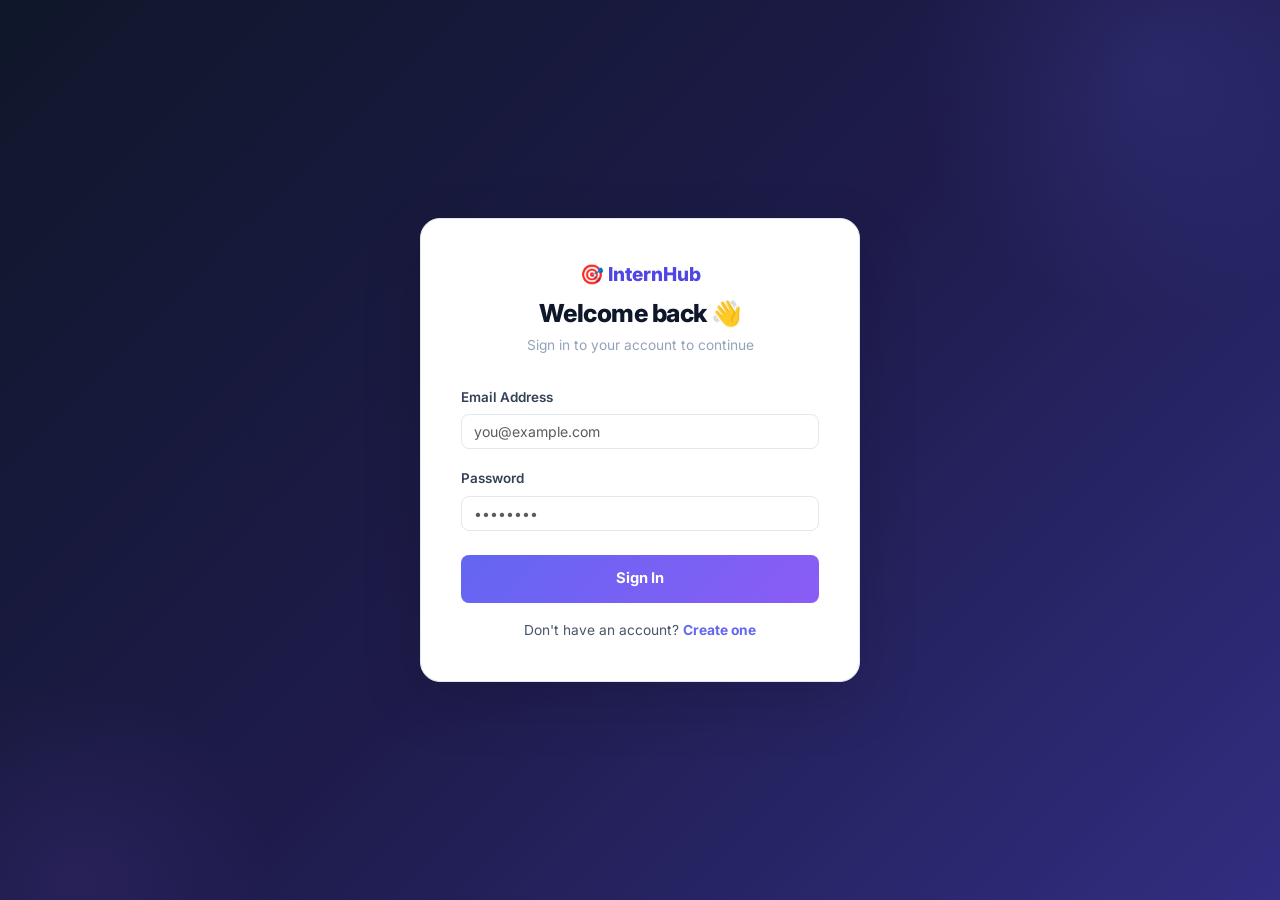
<file: docs/dashboard.html>
<!DOCTYPE html>
<html lang="en">
<head>
  <meta charset="UTF-8" />
  <meta name="viewport" content="width=device-width, initial-scale=1.0"/>
  <title>Dashboard | InternHub</title>
  <link href="https://cdn.jsdelivr.net/npm/bootstrap@5.3.0/dist/css/bootstrap.min.css" rel="stylesheet"/>
  <link href="css/style.css" rel="stylesheet"/>
</head>
<body>

  <nav class="navbar navbar-expand-lg">
    <div class="container">
      <a class="navbar-brand" href="index.html">🎯 Intern<span>Hub</span></a>
      <div class="collapse navbar-collapse">
        <ul class="navbar-nav ms-auto align-items-center gap-1">
          <li class="nav-item"><a class="nav-link" href="listings.html">Browse</a></li>
          <li class="nav-item"><a class="nav-link" href="profile.html">My Profile</a></li>
          <li class="nav-item d-none" id="adminNav"><a class="nav-link" href="admin.html">⚙️ Admin</a></li>
          <li class="nav-item ms-2">
            <button class="btn-nav-logout" onclick="logout()">Logout</button>
          </li>
        </ul>
      </div>
    </div>
  </nav>

  <div class="container py-4">

    <!-- Header -->
    <div class="d-flex justify-content-between align-items-center mb-4">
      <div>
        <h4 class="fw-bold mb-0" id="welcomeText">My Dashboard</h4>
        <p class="text-muted mb-0">Track all your internship applications</p>
      </div>
      <a href="listings.html" class="btn btn-primary">
        🔍 Find Internships
      </a>
    </div>

    <!-- Stats Row -->
    <div class="row g-3 mb-4">
      <div class="col-6 col-md-3">
        <div class="stat-card">
          <div class="stat-number" id="totalCount">0</div>
          <div class="stat-label">Total Applied</div>
        </div>
      </div>
      <div class="col-6 col-md-3">
        <div class="stat-card">
          <div class="stat-number" id="shortlistedCount"
            style="color:#d97706">0</div>
          <div class="stat-label">Shortlisted</div>
        </div>
      </div>
      <div class="col-6 col-md-3">
        <div class="stat-card">
          <div class="stat-number" id="selectedCount"
            style="color:#059669">0</div>
          <div class="stat-label">Selected</div>
        </div>
      </div>
      <div class="col-6 col-md-3">
        <div class="stat-card">
          <div class="stat-number" id="rejectedCount"
            style="color:#dc2626">0</div>
          <div class="stat-label">Rejected</div>
        </div>
      </div>
    </div>

    <!-- Filter Tabs -->
    <div class="d-flex gap-2 mb-3 flex-wrap">
      <button class="btn btn-primary btn-sm" onclick="filterApps('all')"
        id="tab-all">All</button>
      <button class="btn btn-outline-secondary btn-sm"
        onclick="filterApps('applied')" id="tab-applied">Applied</button>
      <button class="btn btn-outline-warning btn-sm"
        onclick="filterApps('shortlisted')" id="tab-shortlisted">Shortlisted</button>
      <button class="btn btn-outline-success btn-sm"
        onclick="filterApps('selected')" id="tab-selected">Selected</button>
      <button class="btn btn-outline-danger btn-sm"
        onclick="filterApps('rejected')" id="tab-rejected">Rejected</button>
    </div>

    <!-- Applications List -->
    <div id="applicationsList">
      <div class="empty-state">⏳ Loading your applications...</div>
    </div>

  </div>

  <script src="https://cdn.jsdelivr.net/npm/bootstrap@5.3.0/dist/js/bootstrap.bundle.min.js"></script>
  <script src="js/api.js"></script>
  <script src="js/auth.js"></script>
  <script>
    requireAuth();

    const user = getUser();
    if (user && user.role === 'admin') {
      document.getElementById('adminNav').classList.remove('d-none');
    }
    let allApplications = [];

    if (user) {
      document.getElementById('welcomeText').textContent =
        `Welcome back, ${user.name.split(' ')[0]}! 👋`;
    }

    async function loadApplications() {
      const apps = await applicationAPI.getMyApplications();

      if (!apps || apps.message) {
        document.getElementById('applicationsList').innerHTML = `
          <div class="empty-state">
            <div style="font-size:3rem">😕</div>
            <h5 class="mt-3">Could not load applications</h5>
            <p>Make sure you are logged in</p>
          </div>`;
        return;
      }

      allApplications = apps;
      updateStats(apps);
      renderApplications(apps);
    }

    function updateStats(apps) {
      document.getElementById('totalCount').textContent = apps.length;
      document.getElementById('shortlistedCount').textContent =
        apps.filter(a => a.status === 'shortlisted').length;
      document.getElementById('selectedCount').textContent =
        apps.filter(a => a.status === 'selected').length;
      document.getElementById('rejectedCount').textContent =
        apps.filter(a => a.status === 'rejected').length;
    }

    function renderApplications(apps) {
      const list = document.getElementById('applicationsList');

      if (apps.length === 0) {
        list.innerHTML = `
          <div class="empty-state">
            <div style="font-size:3rem">📭</div>
            <h5 class="mt-3">No applications yet</h5>
            <p>Start applying to internships!</p>
            <a href="listings.html" class="btn btn-primary mt-2">
              Browse Internships
            </a>
          </div>`;
        return;
      }

      list.innerHTML = apps.map(app => `
        <div class="app-card ${app.status}">
          <div class="d-flex justify-content-between align-items-start flex-wrap gap-2">
            <div>
              <h6 class="fw-bold mb-1">
                ${app.internship?.title || 'Internship'}
              </h6>
              <div class="text-muted small mb-1">
                🏢 ${app.internship?.company?.name || 'Company'} &nbsp;|&nbsp;
                📍 ${app.internship?.location || 'Location'} &nbsp;|&nbsp;
                ₹${app.internship?.stipend?.toLocaleString() || '0'}/month
              </div>
              <div class="text-muted small">
                🕐 Applied on ${new Date(app.createdAt).toLocaleDateString()}
              </div>
            </div>
            <span class="status-badge status-${app.status}">
              ${getStatusEmoji(app.status)} ${capitalize(app.status)}
            </span>
          </div>

          ${app.coverLetter ? `
            <div class="mt-2 p-2 rounded" style="background:#f8faff; font-size:0.85rem">
              <strong>Cover Letter:</strong> ${app.coverLetter}
            </div>` : ''}

          <div class="mt-2">
            <a href="internship.html?id=${app.internship?._id}"
              class="btn btn-outline-primary btn-sm">
              View Internship
            </a>
          </div>
        </div>
      `).join('');
    }

    function filterApps(status) {
      // Update active tab
      document.querySelectorAll('[id^="tab-"]').forEach(btn => {
        btn.className = btn.className.replace('btn-primary', 'btn-outline-secondary');
      });
      document.getElementById(`tab-${status}`).className =
        document.getElementById(`tab-${status}`).className
          .replace('btn-outline-secondary', 'btn-primary')
          .replace('btn-outline-warning', 'btn-warning')
          .replace('btn-outline-success', 'btn-success')
          .replace('btn-outline-danger', 'btn-danger');

      if (status === 'all') {
        renderApplications(allApplications);
      } else {
        renderApplications(allApplications.filter(a => a.status === status));
      }
    }

    function getStatusEmoji(status) {
      const emojis = {
        applied: '📩',
        shortlisted: '⭐',
        selected: '🎉',
        rejected: '❌'
      };
      return emojis[status] || '📩';
    }

    function capitalize(str) {
      return str.charAt(0).toUpperCase() + str.slice(1);
    }

    loadApplications();
  </script>
</body>
</html>
</file>
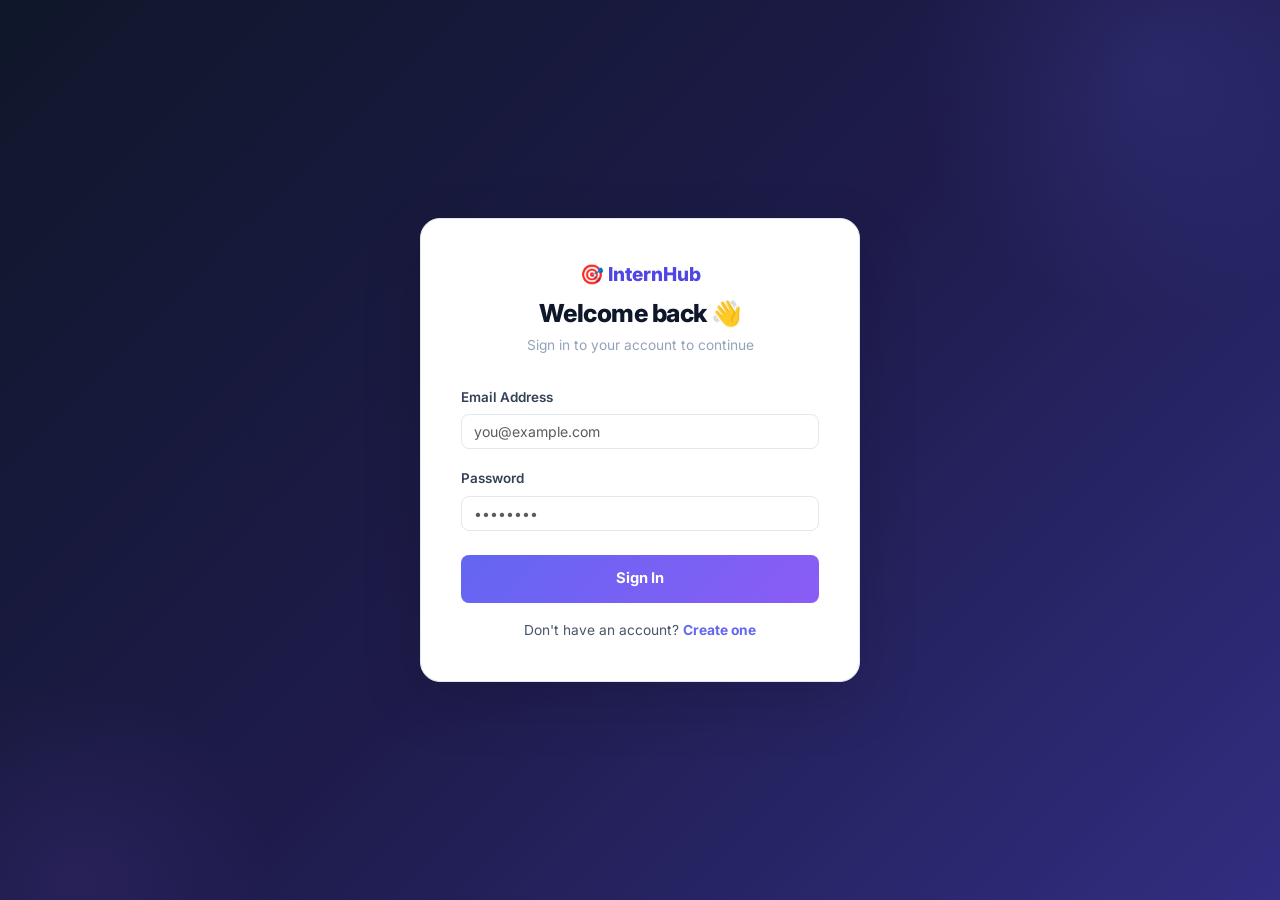
<file: docs/login.html>
<!DOCTYPE html>
<html lang="en">
<head>
  <meta charset="UTF-8"/>
  <meta name="viewport" content="width=device-width, initial-scale=1.0"/>
  <title>Login | InternHub</title>
  <link href="https://cdn.jsdelivr.net/npm/bootstrap@5.3.0/dist/css/bootstrap.min.css" rel="stylesheet"/>
  <link href="css/style.css" rel="stylesheet"/>
</head>
<body>
  <div class="auth-wrapper">
    <div class="auth-card">
      <div class="auth-logo mb-1">🎯 InternHub</div>
      <div class="auth-title">Welcome back 👋</div>
      <div class="auth-subtitle">Sign in to your account to continue</div>

      <div id="errorMsg" class="alert alert-danger d-none py-2 small"></div>

      <div class="mb-3">
        <label class="form-label">Email Address</label>
        <input type="email" id="email" class="form-control" placeholder="you@example.com"/>
      </div>
      <div class="mb-4">
        <label class="form-label">Password</label>
        <input type="password" id="password" class="form-control" placeholder="••••••••"/>
      </div>

      <button class="btn-auth mb-3" onclick="handleLogin()">Sign In</button>

      <p class="text-center mb-0" style="font-size:0.86rem;color:var(--gray-600)">
        Don't have an account?
        <a href="register.html" style="color:var(--primary);font-weight:700">Create one</a>
      </p>
    </div>
  </div>

  <script src="js/api.js"></script>
  <script src="js/auth.js"></script>
  <script>
    redirectIfLoggedIn();
    async function handleLogin() {
      const email = document.getElementById('email').value.trim().toLowerCase();
      const password = document.getElementById('password').value;
      const errorMsg = document.getElementById('errorMsg');
      if (!email || !password) {
        errorMsg.classList.remove('d-none');
        errorMsg.textContent = 'Please fill in all fields';
        return;
      }
      errorMsg.classList.add('d-none');
      try {
        const data = await authAPI.login({ email, password });
        if (data.token) {
          saveAuth(data);
          if (data.user.role === 'company') window.location.href = 'company-dashboard.html';
          else if (data.user.role === 'admin') window.location.href = 'admin.html';
          else window.location.href = 'index.html';
        } else {
          errorMsg.classList.remove('d-none');
          errorMsg.textContent = data.message || 'Login failed';
        }
      } catch {
        errorMsg.classList.remove('d-none');
        errorMsg.textContent = 'Server error. Please try again.';
      }
    }
    document.addEventListener('keypress', e => { if (e.key === 'Enter') handleLogin(); });
  </script>
</body>
</html>
</file>
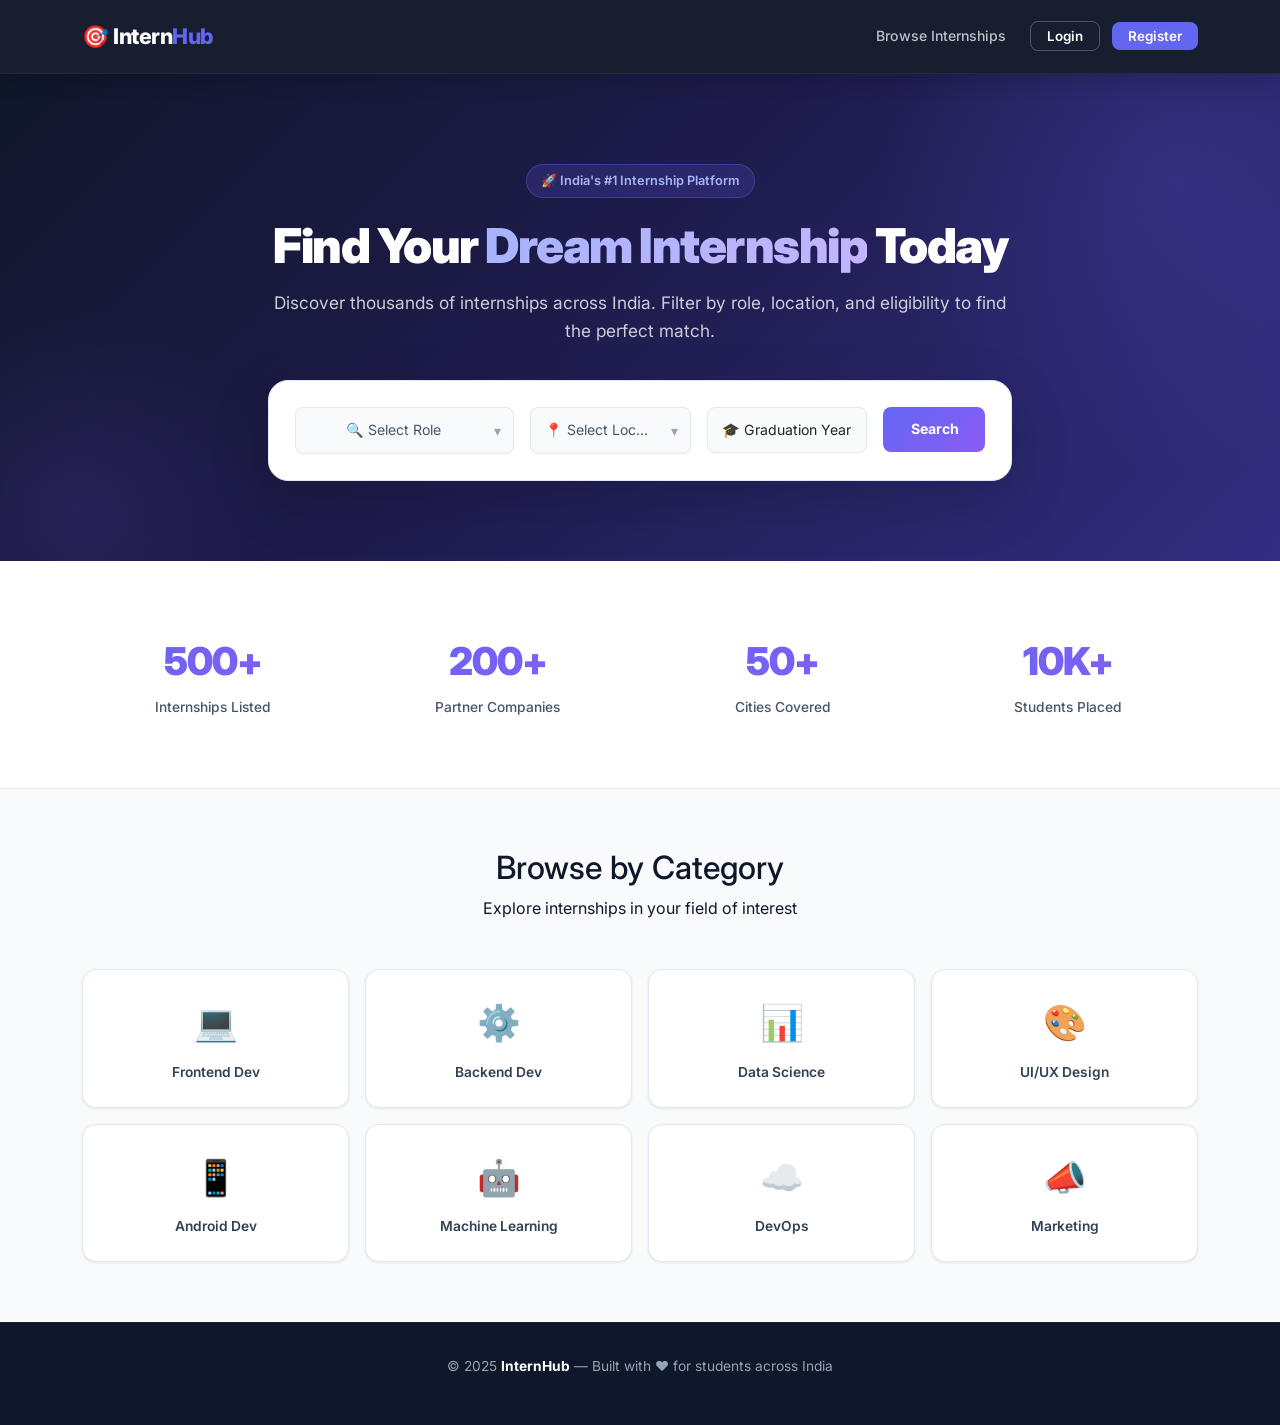
<file: docs/post-internship.html>
<!DOCTYPE html>
<html lang="en">
<head>
  <meta charset="UTF-8" />
  <meta name="viewport" content="width=device-width, initial-scale=1.0"/>
  <title>Post Internship | InternHub</title>
  <link href="https://cdn.jsdelivr.net/npm/bootstrap@5.3.0/dist/css/bootstrap.min.css" rel="stylesheet"/>
  <style>
    body { background: #f8faff; font-family: 'Segoe UI', sans-serif; }
    .navbar { background: #4f46e5; }
    .navbar-brand { color: white !important; font-weight: 700; }
    .nav-link { color: rgba(255,255,255,0.85) !important; }
    .form-card {
      background: white;
      border-radius: 16px;
      padding: 32px;
      box-shadow: 0 2px 12px rgba(0,0,0,0.07);
    }
    .btn-post {
      background: #4f46e5;
      color: white;
      border: none;
      border-radius: 10px;
      padding: 12px 32px;
      font-weight: 600;
      font-size: 1rem;
      width: 100%;
    }
    .btn-post:hover { background: #4338ca; color: white; }
    .skill-tag {
      background: #eef2ff;
      color: #4f46e5;
      border-radius: 20px;
      padding: 6px 14px;
      font-size: 0.85rem;
      margin: 3px;
      display: inline-flex;
      align-items: center;
      gap: 6px;
    }
    .skill-tag .remove {
      cursor: pointer;
      font-weight: 700;
      color: #818cf8;
    }
    .skill-tag .remove:hover { color: #dc2626; }
  </style>
</head>
<body>

  <nav class="navbar navbar-expand-lg">
    <div class="container">
      <a class="navbar-brand" href="index.html">🎯 InternHub</a>
      <div class="collapse navbar-collapse">
        <ul class="navbar-nav ms-auto align-items-center gap-2">
          <li class="nav-item">
            <a class="nav-link" href="company-dashboard.html">Dashboard</a>
          </li>
          <li class="nav-item">
            <button class="btn btn-outline-light btn-sm" onclick="logout()">
              Logout
            </button>
          </li>
        </ul>
      </div>
    </div>
  </nav>

  <div class="container py-4" style="max-width: 700px;">
    <div class="form-card">
      <h4 class="fw-bold mb-1">📢 Post a New Internship</h4>
      <p class="text-muted mb-4">Fill in the details to attract the right candidates</p>

      <div id="successMsg" class="alert alert-success d-none"></div>
      <div id="errorMsg" class="alert alert-danger d-none"></div>

      <div class="row g-3">
        <div class="col-12">
          <label class="form-label fw-semibold">Internship Title</label>
          <input type="text" id="title" class="form-control"
            placeholder="e.g. Frontend Developer Intern"/>
        </div>

        <div class="col-md-6">
          <label class="form-label fw-semibold">Location</label>
          <input type="text" id="location" class="form-control"
            placeholder="e.g. Bangalore or Remote"/>
        </div>

        <div class="col-md-6">
          <label class="form-label fw-semibold">Duration</label>
          <input type="text" id="duration" class="form-control"
            placeholder="e.g. 3 months"/>
        </div>

        <div class="col-md-6">
          <label class="form-label fw-semibold">Stipend (₹/month)</label>
          <input type="number" id="stipend" class="form-control"
            placeholder="e.g. 15000"/>
        </div>

        <div class="col-md-6">
          <label class="form-label fw-semibold">Openings</label>
          <input type="number" id="openings" class="form-control"
            placeholder="e.g. 3"/>
        </div>

        <div class="col-md-6">
          <label class="form-label fw-semibold">Minimum CGPA</label>
          <input type="number" id="minCGPA" class="form-control"
            placeholder="e.g. 7.0" min="0" max="10" step="0.1"/>
        </div>

        <div class="col-md-6">
          <label class="form-label fw-semibold">Graduation Year</label>
          <select id="graduationYear" class="form-control">
            <option value="">Any Year</option>
            <option value="2025">2025</option>
            <option value="2026">2026</option>
            <option value="2027">2027</option>
            <option value="2028">2028</option>
          </select>
        </div>

        <div class="col-12">
          <label class="form-label fw-semibold">Description</label>
          <textarea id="description" class="form-control" rows="4"
            placeholder="Describe the internship role, responsibilities...">
          </textarea>
        </div>

        <!-- Skills -->
        <div class="col-12">
          <label class="form-label fw-semibold">Required Skills</label>
          <div class="d-flex gap-2 mb-2">
            <input type="text" id="skillInput" class="form-control"
              placeholder="Type a skill and press Enter or Add"/>
            <button class="btn btn-outline-primary" onclick="addSkill()">
              Add
            </button>
          </div>
          <div id="skillTags"></div>
          <small class="text-muted">e.g. HTML, CSS, React, Node.js</small>
        </div>

      </div>

      <div class="mt-4">
        <button class="btn-post" onclick="postInternship()">
          🚀 Post Internship
        </button>
      </div>
    </div>
  </div>

  <script src="https://cdn.jsdelivr.net/npm/bootstrap@5.3.0/dist/js/bootstrap.bundle.min.js"></script>
  <script src="js/api.js"></script>
  <script src="js/auth.js"></script>
  <script>
    requireAuth();

    const user = getUser();
    if (!user || user.role !== 'company') {
      window.location.href = 'index.html';
    }

    let skills = [];

    document.getElementById('skillInput').addEventListener('keypress', (e) => {
      if (e.key === 'Enter') addSkill();
    });

    function addSkill() {
      const input = document.getElementById('skillInput');
      const skill = input.value.trim();
      if (skill && !skills.includes(skill)) {
        skills.push(skill);
        renderSkills();
      }
      input.value = '';
    }

    function removeSkill(index) {
      skills.splice(index, 1);
      renderSkills();
    }

    function renderSkills() {
      document.getElementById('skillTags').innerHTML = skills.map((s, i) => `
        <span class="skill-tag">
          ${s}
          <span class="remove" onclick="removeSkill(${i})">×</span>
        </span>
      `).join('');
    }

    async function postInternship() {
      const successMsg = document.getElementById('successMsg');
      const errorMsg = document.getElementById('errorMsg');
      successMsg.classList.add('d-none');
      errorMsg.classList.add('d-none');

      const data = {
        title: document.getElementById('title').value,
        location: document.getElementById('location').value,
        duration: document.getElementById('duration').value,
        stipend: parseInt(document.getElementById('stipend').value),
        openings: parseInt(document.getElementById('openings').value),
        minCGPA: parseFloat(document.getElementById('minCGPA').value),
        graduationYear: parseInt(document.getElementById('graduationYear').value),
        description: document.getElementById('description').value,
        requiredSkills: skills
      };

      if (!data.title || !data.location || !data.duration) {
        errorMsg.classList.remove('d-none');
        errorMsg.textContent = 'Please fill title, location and duration!';
        return;
      }

      const result = await internshipAPI.post(data);

      if (result.internship) {
        successMsg.classList.remove('d-none');
        successMsg.textContent =
          '✅ Internship posted successfully! Redirecting...';
        setTimeout(() => {
          window.location.href = 'company-dashboard.html';
        }, 1500);
      } else {
        errorMsg.classList.remove('d-none');
        errorMsg.textContent = result.message || 'Failed to post internship';
      }
    }
  </script>
</body>
</html>
</file>
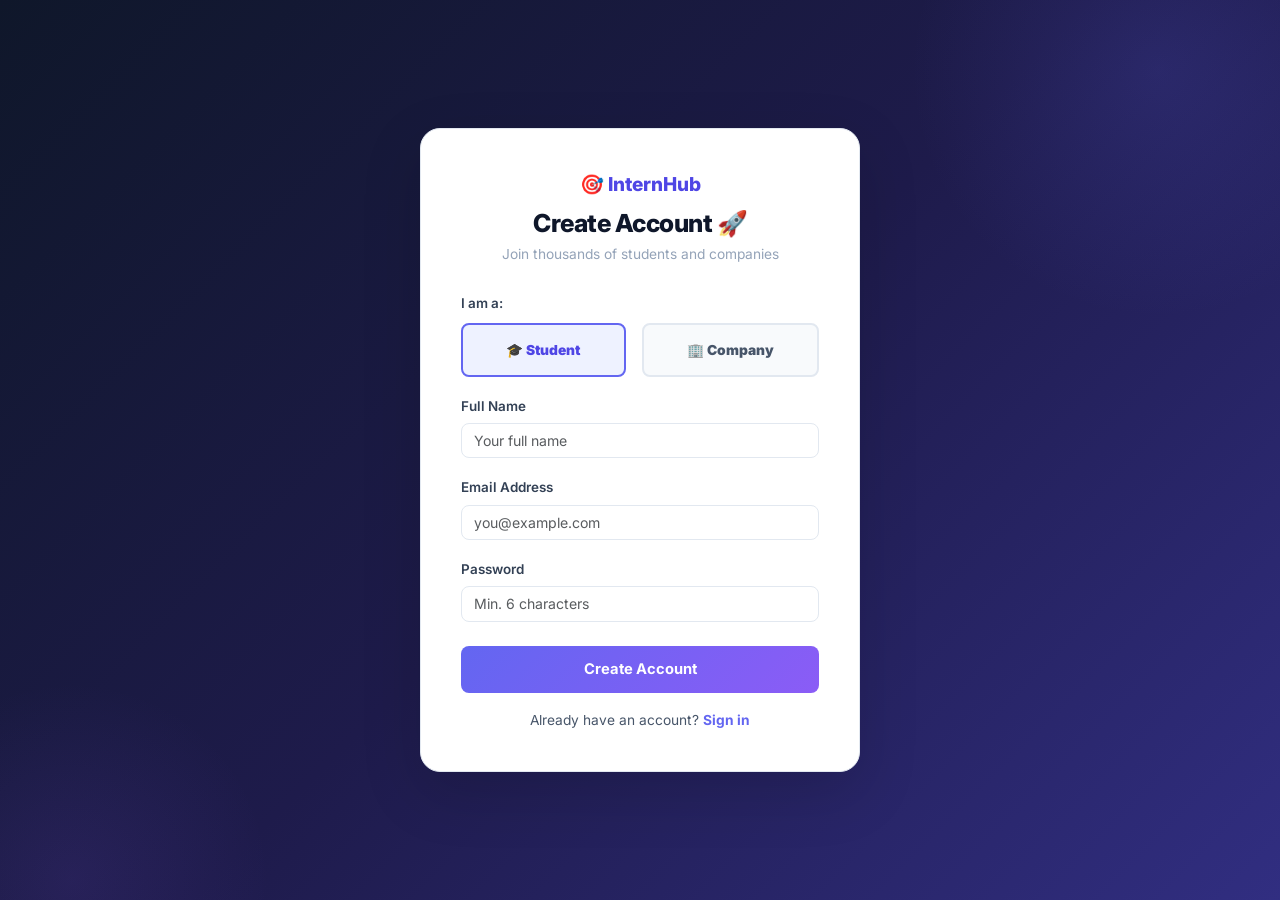
<file: docs/register.html>
<!DOCTYPE html>
<html lang="en">
<head>
  <meta charset="UTF-8"/>
  <meta name="viewport" content="width=device-width, initial-scale=1.0"/>
  <title>Register | InternHub</title>
  <link href="https://cdn.jsdelivr.net/npm/bootstrap@5.3.0/dist/css/bootstrap.min.css" rel="stylesheet"/>
  <link href="css/style.css" rel="stylesheet"/>
</head>
<body>
  <div class="auth-wrapper">
    <div class="auth-card">
      <div class="auth-logo mb-1">🎯 InternHub</div>
      <div class="auth-title">Create Account 🚀</div>
      <div class="auth-subtitle">Join thousands of students and companies</div>

      <div id="errorMsg" class="alert alert-danger d-none py-2 small"></div>
      <div id="successMsg" class="alert alert-success d-none py-2 small"></div>

      <p class="form-label mb-2">I am a:</p>
      <div class="d-flex gap-3 mb-3">
        <div class="role-btn active flex-fill" id="studentBtn" onclick="selectRole('student')">🎓 <strong>Student</strong></div>
        <div class="role-btn flex-fill" id="companyBtn" onclick="selectRole('company')">🏢 <strong>Company</strong></div>
      </div>
      <input type="hidden" id="role" value="student"/>

      <div id="companyFields" class="d-none">
        <div class="mb-3">
          <label class="form-label">Company Website</label>
          <input type="url" id="companyWebsite" class="form-control" placeholder="https://yourcompany.com"/>
        </div>
        <div class="mb-3">
          <label class="form-label">LinkedIn Page</label>
          <input type="url" id="companyLinkedIn" class="form-control" placeholder="https://linkedin.com/company/..."/>
        </div>
      </div>

      <div class="mb-3">
        <label class="form-label">Full Name</label>
        <input type="text" id="name" class="form-control" placeholder="Your full name"/>
      </div>
      <div class="mb-3">
        <label class="form-label">Email Address</label>
        <input type="email" id="email" class="form-control" placeholder="you@example.com"/>
      </div>
      <div class="mb-4">
        <label class="form-label">Password</label>
        <input type="password" id="password" class="form-control" placeholder="Min. 6 characters"/>
      </div>

      <button class="btn-auth mb-3" onclick="handleRegister()">Create Account</button>

      <p class="text-center mb-0" style="font-size:0.86rem;color:var(--gray-600)">
        Already have an account?
        <a href="login.html" style="color:var(--primary);font-weight:700">Sign in</a>
      </p>
    </div>
  </div>

  <script src="js/api.js"></script>
  <script src="js/auth.js"></script>
  <script>
    redirectIfLoggedIn();
    function selectRole(role) {
      document.getElementById('role').value = role;
      document.getElementById('studentBtn').classList.toggle('active', role === 'student');
      document.getElementById('companyBtn').classList.toggle('active', role === 'company');
      document.getElementById('companyFields').classList.toggle('d-none', role !== 'company');
    }
    async function handleRegister() {
      const name = document.getElementById('name').value.trim();
      const email = document.getElementById('email').value.trim().toLowerCase();
      const password = document.getElementById('password').value;
      const role = document.getElementById('role').value;
      const errorMsg = document.getElementById('errorMsg');
      const successMsg = document.getElementById('successMsg');
      errorMsg.classList.add('d-none');
      successMsg.classList.add('d-none');
      if (!name || !email || !password) {
        errorMsg.classList.remove('d-none');
        errorMsg.textContent = 'Please fill in all fields';
        return;
      }
      const payload = { name, email, password, role,
        ...(role === 'company' && {
          companyWebsite: document.getElementById('companyWebsite')?.value,
          companyLinkedIn: document.getElementById('companyLinkedIn')?.value
        })
      };
      const data = await authAPI.register(payload);
      if (data.token) {
        saveAuth(data);
        successMsg.classList.remove('d-none');
        successMsg.textContent = 'Account created! Redirecting...';
        setTimeout(() => {
          if (data.user.role === 'company') window.location.href = 'company-dashboard.html';
          else window.location.href = 'index.html';
        }, 1200);
      } else {
        errorMsg.classList.remove('d-none');
        errorMsg.textContent = data.message || 'Registration failed';
      }
    }
  </script>
</body>
</html>
</file>
<file: docs/css/style.css>
@import url('https://fonts.googleapis.com/css2?family=Inter:wght@300;400;500;600;700;800;900&display=swap');

/* ── VARIABLES ── */
:root {
  --primary: #6366f1;
  --primary-dark: #4f46e5;
  --primary-light: #eef2ff;
  --secondary: #8b5cf6;
  --success: #10b981;
  --warning: #f59e0b;
  --danger: #ef4444;
  --dark: #0f172a;
  --gray-50: #f8fafc;
  --gray-100: #f1f5f9;
  --gray-200: #e2e8f0;
  --gray-400: #94a3b8;
  --gray-600: #475569;
  --gray-700: #334155;
  --shadow-sm: 0 1px 3px rgba(0,0,0,0.08);
  --shadow: 0 4px 16px rgba(0,0,0,0.08);
  --shadow-lg: 0 10px 40px rgba(0,0,0,0.12);
  --shadow-xl: 0 20px 60px rgba(0,0,0,0.15);
  --radius: 14px;
  --radius-sm: 8px;
  --radius-lg: 20px;
  --transition: all 0.25s cubic-bezier(0.4,0,0.2,1);
}

/* ── BASE ── */
* { margin: 0; padding: 0; box-sizing: border-box; }
body { font-family: 'Inter', 'Segoe UI', sans-serif; background: var(--gray-50); color: var(--dark); line-height: 1.6; }
a { text-decoration: none; }

/* ── NAVBAR ── */
.navbar {
  background: rgba(15,23,42,0.97) !important;
  backdrop-filter: blur(20px);
  padding: 14px 0;
  border-bottom: 1px solid rgba(255,255,255,0.06);
  position: sticky;
  top: 0;
  z-index: 1000;
  box-shadow: 0 4px 24px rgba(0,0,0,0.2);
}
.navbar-brand { color: white !important; font-weight: 800; font-size: 1.35rem; letter-spacing: -0.5px; }
.navbar-brand span { color: var(--primary); }
.nav-link { color: rgba(255,255,255,0.72) !important; font-weight: 500; font-size: 0.88rem; padding: 6px 12px !important; border-radius: var(--radius-sm); transition: var(--transition); }
.nav-link:hover { color: white !important; background: rgba(255,255,255,0.08) !important; }
.btn-nav-login { background: transparent; border: 1.5px solid rgba(255,255,255,0.25); color: white; border-radius: var(--radius-sm); padding: 6px 16px; font-size: 0.84rem; font-weight: 600; transition: var(--transition); cursor: pointer; font-family: 'Inter', sans-serif; }
.btn-nav-login:hover { background: rgba(255,255,255,0.1); border-color: rgba(255,255,255,0.5); color: white; }
.btn-nav-register { background: var(--primary); border: none; color: white; border-radius: var(--radius-sm); padding: 6px 16px; font-size: 0.84rem; font-weight: 600; transition: var(--transition); cursor: pointer; font-family: 'Inter', sans-serif; }
.btn-nav-register:hover { background: var(--primary-dark); transform: translateY(-1px); color: white; }
.btn-nav-logout { background: rgba(239,68,68,0.12); border: 1.5px solid rgba(239,68,68,0.3); color: #fca5a5; border-radius: var(--radius-sm); padding: 6px 16px; font-size: 0.84rem; font-weight: 600; transition: var(--transition); cursor: pointer; font-family: 'Inter', sans-serif; }
.btn-nav-logout:hover { background: rgba(239,68,68,0.22); color: #fca5a5; }

/* ── HERO ── */
.hero {
  background: linear-gradient(135deg, #0f172a 0%, #1e1b4b 45%, #312e81 100%);
  padding: 90px 0 80px;
  color: white;
  position: relative;
  overflow: hidden;
}
.hero::before { content: ''; position: absolute; top: -40%; right: -15%; width: 600px; height: 600px; background: radial-gradient(circle, rgba(99,102,241,0.18) 0%, transparent 70%); pointer-events: none; }
.hero::after { content: ''; position: absolute; bottom: -30%; left: -10%; width: 400px; height: 400px; background: radial-gradient(circle, rgba(139,92,246,0.12) 0%, transparent 70%); pointer-events: none; }
.hero h1 { font-size: 3rem; font-weight: 900; letter-spacing: -1.5px; line-height: 1.15; }
.hero h1 span { background: linear-gradient(135deg, #a5b4fc, #c4b5fd); -webkit-background-clip: text; -webkit-text-fill-color: transparent; background-clip: text; }
.hero p { font-size: 1.08rem; opacity: 0.78; font-weight: 400; }
.hero-badge { display: inline-flex; align-items: center; gap: 6px; background: rgba(99,102,241,0.18); border: 1px solid rgba(99,102,241,0.35); color: #a5b4fc; padding: 6px 14px; border-radius: 50px; font-size: 0.8rem; font-weight: 600; margin-bottom: 20px; }

/* ── SEARCH BOX ── */
.search-box { background: white; border-radius: var(--radius-lg); padding: 26px; box-shadow: var(--shadow-xl); margin-top: 36px; border: 1px solid var(--gray-200); }
.search-box .form-control, .search-box select { border-radius: var(--radius-sm); border: 1.5px solid var(--gray-200); padding: 11px 14px; font-size: 0.88rem; font-family: 'Inter', sans-serif; transition: var(--transition); background: var(--gray-50); }
.search-box .form-control:focus, .search-box select:focus { border-color: var(--primary); box-shadow: 0 0 0 3px rgba(99,102,241,0.1); background: white; outline: none; }
.btn-search { background: linear-gradient(135deg, var(--primary), var(--secondary)); color: white; border: none; border-radius: var(--radius-sm); padding: 11px 28px; font-weight: 700; font-size: 0.88rem; width: 100%; transition: var(--transition); font-family: 'Inter', sans-serif; cursor: pointer; }
.btn-search:hover { transform: translateY(-2px); box-shadow: 0 8px 24px rgba(99,102,241,0.4); }

/* ── STATS ── */
.stats { background: white; padding: 50px 0; border-bottom: 1px solid var(--gray-200); }
.stat-card { text-align: center; padding: 20px; }
.stat-number { font-size: 2.4rem; font-weight: 900; background: linear-gradient(135deg, var(--primary), var(--secondary)); -webkit-background-clip: text; -webkit-text-fill-color: transparent; background-clip: text; letter-spacing: -1px; }
.stat-label { color: var(--gray-600); font-size: 0.86rem; font-weight: 500; margin-top: 4px; }

/* ── CATEGORIES ── */
.categories { padding: 60px 0; background: var(--gray-50); }
.category-card { border: 1.5px solid var(--gray-200); border-radius: var(--radius); padding: 24px 16px; text-align: center; cursor: pointer; transition: var(--transition); text-decoration: none; color: var(--gray-700); display: block; background: white; box-shadow: var(--shadow-sm); }
.category-card:hover { border-color: var(--primary); background: var(--primary-light); transform: translateY(-4px); box-shadow: var(--shadow-lg); color: var(--primary-dark); }
.category-icon { font-size: 2.2rem; margin-bottom: 10px; display: block; }
.category-card .fw-semibold { font-size: 0.86rem; font-weight: 600; }

/* ── INTERNSHIP CARDS ── */
.internship-card { background: white; border-radius: var(--radius); padding: 22px; box-shadow: var(--shadow-sm); margin-bottom: 14px; transition: var(--transition); cursor: pointer; text-decoration: none; color: inherit; display: block; border: 1.5px solid var(--gray-200); }
.internship-card:hover { transform: translateY(-3px); box-shadow: var(--shadow-lg); border-color: var(--primary); color: inherit; }
.internship-card h5 { font-weight: 700; font-size: 1rem; letter-spacing: -0.2px; }
.company-name { color: var(--primary-dark); font-weight: 600; font-size: 0.86rem; }

/* ── BADGES ── */
.badge-skill { background: var(--primary-light); color: var(--primary-dark); border-radius: 50px; padding: 3px 10px; font-size: 0.74rem; font-weight: 600; margin: 2px; display: inline-block; }
.badge-location { background: #f0fdf4; color: #15803d; border-radius: 50px; padding: 3px 10px; font-size: 0.76rem; font-weight: 600; }
.badge-stipend { background: #fff7ed; color: #c2410c; border-radius: 50px; padding: 3px 10px; font-size: 0.76rem; font-weight: 600; }
.badge-duration { background: #f0f9ff; color: #0369a1; border-radius: 50px; padding: 3px 10px; font-size: 0.76rem; font-weight: 600; }
.verified-tag { background: #f0fdf4; color: #15803d; padding: 2px 10px; border-radius: 50px; font-size: 0.7rem; font-weight: 700; border: 1px solid #bbf7d0; }
.unverified-tag { background: #fffbeb; color: #b45309; padding: 2px 10px; border-radius: 50px; font-size: 0.7rem; font-weight: 700; border: 1px solid #fde68a; }

/* ── PANELS ── */
.panel { background: white; border-radius: var(--radius); padding: 28px; box-shadow: var(--shadow); border: 1px solid var(--gray-200); }
.filter-card { background: white; border-radius: var(--radius); padding: 22px; box-shadow: var(--shadow); border: 1px solid var(--gray-200); position: sticky; top: 80px; }
.filter-card h6 { font-weight: 700; font-size: 0.78rem; text-transform: uppercase; letter-spacing: 0.8px; color: var(--gray-600); margin-bottom: 16px; }
.filter-card .form-control, .filter-card select { border-radius: var(--radius-sm); border: 1.5px solid var(--gray-200); font-size: 0.84rem; font-family: 'Inter', sans-serif; transition: var(--transition); }
.filter-card .form-control:focus, .filter-card select:focus { border-color: var(--primary); box-shadow: 0 0 0 3px rgba(99,102,241,0.1); outline: none; }

/* ── BUTTONS ── */
.btn-primary { background: linear-gradient(135deg, var(--primary), var(--secondary)) !important; border: none !important; font-weight: 600; border-radius: var(--radius-sm) !important; transition: var(--transition) !important; font-family: 'Inter', sans-serif; }
.btn-primary:hover { transform: translateY(-1px); box-shadow: 0 6px 20px rgba(99,102,241,0.4) !important; }
.btn-outline-primary { border-color: var(--primary) !important; color: var(--primary) !important; font-weight: 600; border-radius: var(--radius-sm) !important; transition: var(--transition) !important; }
.btn-outline-primary:hover { background: var(--primary) !important; color: white !important; }
.btn-outline-secondary { border-radius: var(--radius-sm) !important; font-weight: 600; transition: var(--transition) !important; }
.btn-success { border-radius: var(--radius-sm) !important; font-weight: 600; transition: var(--transition) !important; }
.btn-danger { border-radius: var(--radius-sm) !important; font-weight: 600; transition: var(--transition) !important; }

/* ── FORM CONTROLS ── */
.form-control, .form-select { border-radius: var(--radius-sm) !important; border: 1.5px solid var(--gray-200) !important; font-family: 'Inter', sans-serif; font-size: 0.88rem; transition: var(--transition); }
.form-control:focus, .form-select:focus { border-color: var(--primary) !important; box-shadow: 0 0 0 3px rgba(99,102,241,0.1) !important; outline: none; }
.form-label { font-weight: 600; font-size: 0.84rem; color: var(--gray-700); margin-bottom: 6px; }

/* ── AUTH PAGES ── */
.auth-wrapper { min-height: 100vh; background: linear-gradient(135deg, #0f172a 0%, #1e1b4b 50%, #312e81 100%); display: flex; align-items: center; justify-content: center; padding: 20px; position: relative; overflow: hidden; }
.auth-wrapper::before { content: ''; position: absolute; top: -20%; right: -10%; width: 500px; height: 500px; background: radial-gradient(circle, rgba(99,102,241,0.15) 0%, transparent 70%); pointer-events: none; }
.auth-wrapper::after { content: ''; position: absolute; bottom: -20%; left: -10%; width: 400px; height: 400px; background: radial-gradient(circle, rgba(139,92,246,0.1) 0%, transparent 70%); pointer-events: none; }
.auth-card { background: white; border-radius: var(--radius-lg); padding: 40px; width: 100%; max-width: 440px; box-shadow: var(--shadow-xl); border: 1px solid var(--gray-200); position: relative; z-index: 1; }
.auth-logo { font-size: 1.2rem; font-weight: 800; color: var(--primary-dark); text-align: center; margin-bottom: 4px; }
.auth-title { font-size: 1.55rem; font-weight: 800; letter-spacing: -0.5px; text-align: center; color: var(--dark); }
.auth-subtitle { color: var(--gray-400); font-size: 0.86rem; text-align: center; margin-bottom: 28px; }
.btn-auth { background: linear-gradient(135deg, var(--primary), var(--secondary)); color: white; border: none; border-radius: var(--radius-sm); padding: 12px; font-weight: 700; font-size: 0.92rem; width: 100%; transition: var(--transition); font-family: 'Inter', sans-serif; cursor: pointer; }
.btn-auth:hover { transform: translateY(-2px); box-shadow: 0 8px 24px rgba(99,102,241,0.4); }
.role-btn { cursor: pointer; border: 2px solid var(--gray-200); border-radius: var(--radius-sm); padding: 14px 12px; transition: var(--transition); text-align: center; font-size: 0.86rem; font-weight: 600; color: var(--gray-600); background: var(--gray-50); }
.role-btn:hover { border-color: var(--primary); color: var(--primary-dark); background: var(--primary-light); }
.role-btn.active { border-color: var(--primary); background: var(--primary-light); color: var(--primary-dark); }

/* ── DASHBOARD STAT CARDS ── */
.stat-card-dash { background: white; border-radius: var(--radius); padding: 22px; box-shadow: var(--shadow); border: 1px solid var(--gray-200); text-align: center; transition: var(--transition); }
.stat-card-dash:hover { transform: translateY(-2px); box-shadow: var(--shadow-lg); }
.stat-card-dash .stat-num { font-size: 2.2rem; font-weight: 900; letter-spacing: -1px; }
.stat-card-dash .stat-lbl { color: var(--gray-600); font-size: 0.8rem; font-weight: 500; margin-top: 4px; }

/* ── STATUS BADGES ── */
.status-badge { padding: 4px 12px; border-radius: 50px; font-size: 0.76rem; font-weight: 700; letter-spacing: 0.3px; }
.status-applied { background: #eef2ff; color: var(--primary-dark); }
.status-shortlisted { background: #fffbeb; color: #b45309; }
.status-selected { background: #f0fdf4; color: #15803d; }
.status-rejected { background: #fef2f2; color: #b91c1c; }

/* ── APP ROW ── */
.app-row { border: 1.5px solid var(--gray-200); border-radius: var(--radius); padding: 16px; margin-bottom: 10px; transition: var(--transition); background: white; }
.app-row:hover { background: var(--gray-50); border-color: var(--primary); }
.app-card { background: white; border-radius: var(--radius); padding: 20px; box-shadow: var(--shadow); margin-bottom: 14px; border-left: 4px solid var(--gray-200); transition: var(--transition); }
.app-card:hover { transform: translateX(4px); }
.app-card.applied { border-left-color: var(--primary); }
.app-card.shortlisted { border-left-color: var(--warning); }
.app-card.selected { border-left-color: var(--success); }
.app-card.rejected { border-left-color: var(--danger); }

/* ── ACTION BUTTONS ── */
.action-btn { padding: 5px 14px; border-radius: var(--radius-sm); font-size: 0.76rem; font-weight: 700; border: none; cursor: pointer; transition: var(--transition); font-family: 'Inter', sans-serif; }
.action-btn:hover { transform: translateY(-1px); }
.btn-shortlist { background: #fffbeb; color: #b45309; border: 1.5px solid #fde68a; }
.btn-shortlist:hover { background: #fef3c7; }
.btn-select { background: #f0fdf4; color: #15803d; border: 1.5px solid #bbf7d0; }
.btn-select:hover { background: #dcfce7; }
.btn-reject { background: #fef2f2; color: #b91c1c; border: 1.5px solid #fecaca; }
.btn-reject:hover { background: #fee2e2; }

/* ── SECTION CARD ── */
.section-card { background: white; border-radius: var(--radius); padding: 26px; box-shadow: var(--shadow); margin-bottom: 24px; border: 1px solid var(--gray-200); }
.section-card h5 { font-weight: 700; font-size: 0.98rem; letter-spacing: -0.2px; }

/* ── ADMIN ROWS ── */
.company-row { border: 1.5px solid var(--gray-200); border-radius: var(--radius); padding: 16px; margin-bottom: 10px; transition: var(--transition); background: white; }
.company-row:hover { border-color: var(--primary); background: var(--gray-50); }
.report-row { border: 1.5px solid #fecaca; border-radius: var(--radius); padding: 16px; margin-bottom: 10px; background: #fff5f5; }
.internship-row { border: 1.5px solid var(--gray-200); border-radius: var(--radius); padding: 16px; margin-bottom: 10px; background: white; transition: var(--transition); }
.internship-row.verified-row { border-color: #bbf7d0; background: #f0fdf4; }
.internship-row.unverified-row { border-color: #fde68a; background: #fffbeb; }
.verified-badge { background: #f0fdf4; color: #15803d; padding: 4px 12px; border-radius: 50px; font-size: 0.76rem; font-weight: 700; border: 1px solid #bbf7d0; }
.unverified-badge { background: #fffbeb; color: #b45309; padding: 4px 12px; border-radius: 50px; font-size: 0.76rem; font-weight: 700; border: 1px solid #fde68a; }

/* ── PROFILE ── */
.profile-card { background: white; border-radius: var(--radius); padding: 28px; box-shadow: var(--shadow); border: 1px solid var(--gray-200); }
.avatar { width: 72px; height: 72px; background: linear-gradient(135deg, var(--primary), var(--secondary)); border-radius: 50%; display: flex; align-items: center; justify-content: center; font-size: 1.8rem; color: white; font-weight: 800; flex-shrink: 0; }
.skill-tag { background: var(--primary-light); color: var(--primary-dark); border-radius: 50px; padding: 6px 14px; font-size: 0.8rem; font-weight: 600; margin: 3px; display: inline-flex; align-items: center; gap: 6px; }
.skill-tag .remove { cursor: pointer; font-weight: 800; color: #818cf8; font-size: 1rem; line-height: 1; }
.skill-tag .remove:hover { color: var(--danger); }

/* ── COMPANY DASHBOARD ── */
.internship-section { background: white; border-radius: var(--radius); padding: 22px; box-shadow: var(--shadow); margin-bottom: 20px; border: 1px solid var(--gray-200); }

/* ── FOOTER ── */
footer { background: var(--dark); color: var(--gray-400); padding: 32px 0; text-align: center; font-size: 0.86rem; border-top: 1px solid rgba(255,255,255,0.05); }

/* ── MISC ── */
.empty-state { text-align: center; padding: 60px 20px; color: var(--gray-400); }
.empty-state .empty-icon { font-size: 3.5rem; margin-bottom: 16px; display: block; }
.empty-state h5 { font-weight: 700; color: var(--gray-700); margin-bottom: 8px; }
.loading { text-align: center; padding: 50px; color: var(--gray-400); }
.spinner { width: 36px; height: 36px; border: 3px solid var(--gray-200); border-top-color: var(--primary); border-radius: 50%; animation: spin 0.8s linear infinite; margin: 0 auto 12px; }
@keyframes spin { to { transform: rotate(360deg); } }
@keyframes fadeInUp { from { opacity: 0; transform: translateY(20px); } to { opacity: 1; transform: translateY(0); } }
.fade-in { animation: fadeInUp 0.4s ease forwards; }
::-webkit-scrollbar { width: 6px; }
::-webkit-scrollbar-track { background: var(--gray-100); }
::-webkit-scrollbar-thumb { background: var(--gray-400); border-radius: 3px; }
::-webkit-scrollbar-thumb:hover { background: var(--gray-600); }
@media (max-width: 768px) { .hero h1 { font-size: 2rem; } .auth-card { padding: 28px 20px; } .search-box { padding: 18px; } }
</file>
<file: backend/node_modules/kareem/coverage/lcov-report/prettify.css>
.pln{color:#000}@media screen{.str{color:#080}.kwd{color:#008}.com{color:#800}.typ{color:#606}.lit{color:#066}.pun,.opn,.clo{color:#660}.tag{color:#008}.atn{color:#606}.atv{color:#080}.dec,.var{color:#606}.fun{color:red}}@media print,projection{.str{color:#060}.kwd{color:#006;font-weight:bold}.com{color:#600;font-style:italic}.typ{color:#404;font-weight:bold}.lit{color:#044}.pun,.opn,.clo{color:#440}.tag{color:#006;font-weight:bold}.atn{color:#404}.atv{color:#060}}pre.prettyprint{padding:2px;border:1px solid #888}ol.linenums{margin-top:0;margin-bottom:0}li.L0,li.L1,li.L2,li.L3,li.L5,li.L6,li.L7,li.L8{list-style-type:none}li.L1,li.L3,li.L5,li.L7,li.L9{background:#eee}
</file>
<file: backend/node_modules/kareem/coverage/lcov-report/base.css>
body, html {
  margin:0; padding: 0;
  height: 100%;
}
body {
    font-family: Helvetica Neue, Helvetica, Arial;
    font-size: 14px;
    color:#333;
}
.small { font-size: 12px; }
*, *:after, *:before {
  -webkit-box-sizing:border-box;
     -moz-box-sizing:border-box;
          box-sizing:border-box;
  }
h1 { font-size: 20px; margin: 0;}
h2 { font-size: 14px; }
pre {
    font: 12px/1.4 Consolas, "Liberation Mono", Menlo, Courier, monospace;
    margin: 0;
    padding: 0;
    -moz-tab-size: 2;
    -o-tab-size:  2;
    tab-size: 2;
}
a { color:#0074D9; text-decoration:none; }
a:hover { text-decoration:underline; }
.strong { font-weight: bold; }
.space-top1 { padding: 10px 0 0 0; }
.pad2y { padding: 20px 0; }
.pad1y { padding: 10px 0; }
.pad2x { padding: 0 20px; }
.pad2 { padding: 20px; }
.pad1 { padding: 10px; }
.space-left2 { padding-left:55px; }
.space-right2 { padding-right:20px; }
.center { text-align:center; }
.clearfix { display:block; }
.clearfix:after {
  content:'';
  display:block;
  height:0;
  clear:both;
  visibility:hidden;
  }
.fl { float: left; }
@media only screen and (max-width:640px) {
  .col3 { width:100%; max-width:100%; }
  .hide-mobile { display:none!important; }
}

.quiet {
  color: #7f7f7f;
  color: rgba(0,0,0,0.5);
}
.quiet a { opacity: 0.7; }

.fraction {
  font-family: Consolas, 'Liberation Mono', Menlo, Courier, monospace;
  font-size: 10px;
  color: #555;
  background: #E8E8E8;
  padding: 4px 5px;
  border-radius: 3px;
  vertical-align: middle;
}

div.path a:link, div.path a:visited { color: #333; }
table.coverage {
  border-collapse: collapse;
  margin: 10px 0 0 0;
  padding: 0;
}

table.coverage td {
  margin: 0;
  padding: 0;
  vertical-align: top;
}
table.coverage td.line-count {
    text-align: right;
    padding: 0 5px 0 20px;
}
table.coverage td.line-coverage {
    text-align: right;
    padding-right: 10px;
    min-width:20px;
}

table.coverage td span.cline-any {
    display: inline-block;
    padding: 0 5px;
    width: 100%;
}
.missing-if-branch {
    display: inline-block;
    margin-right: 5px;
    border-radius: 3px;
    position: relative;
    padding: 0 4px;
    background: #333;
    color: yellow;
}

.skip-if-branch {
    display: none;
    margin-right: 10px;
    position: relative;
    padding: 0 4px;
    background: #ccc;
    color: white;
}
.missing-if-branch .typ, .skip-if-branch .typ {
    color: inherit !important;
}
.coverage-summary {
  border-collapse: collapse;
  width: 100%;
}
.coverage-summary tr { border-bottom: 1px solid #bbb; }
.keyline-all { border: 1px solid #ddd; }
.coverage-summary td, .coverage-summary th { padding: 10px; }
.coverage-summary tbody { border: 1px solid #bbb; }
.coverage-summary td { border-right: 1px solid #bbb; }
.coverage-summary td:last-child { border-right: none; }
.coverage-summary th {
  text-align: left;
  font-weight: normal;
  white-space: nowrap;
}
.coverage-summary th.file { border-right: none !important; }
.coverage-summary th.pct { }
.coverage-summary th.pic,
.coverage-summary th.abs,
.coverage-summary td.pct,
.coverage-summary td.abs { text-align: right; }
.coverage-summary td.file { white-space: nowrap;  }
.coverage-summary td.pic { min-width: 120px !important;  }
.coverage-summary tfoot td { }

.coverage-summary .sorter {
    height: 10px;
    width: 7px;
    display: inline-block;
    margin-left: 0.5em;
    background: url(sort-arrow-sprite.png) no-repeat scroll 0 0 transparent;
}
.coverage-summary .sorted .sorter {
    background-position: 0 -20px;
}
.coverage-summary .sorted-desc .sorter {
    background-position: 0 -10px;
}
.status-line {  height: 10px; }
/* yellow */
.cbranch-no { background: yellow !important; color: #111; }
/* dark red */
.red.solid, .status-line.low, .low .cover-fill { background:#C21F39 }
.low .chart { border:1px solid #C21F39 }
.highlighted,
.highlighted .cstat-no, .highlighted .fstat-no, .highlighted .cbranch-no{
  background: #C21F39 !important;
}
/* medium red */
.cstat-no, .fstat-no, .cbranch-no, .cbranch-no { background:#F6C6CE }
/* light red */
.low, .cline-no { background:#FCE1E5 }
/* light green */
.high, .cline-yes { background:rgb(230,245,208) }
/* medium green */
.cstat-yes { background:rgb(161,215,106) }
/* dark green */
.status-line.high, .high .cover-fill { background:rgb(77,146,33) }
.high .chart { border:1px solid rgb(77,146,33) }
/* dark yellow (gold) */
.status-line.medium, .medium .cover-fill { background: #f9cd0b; }
.medium .chart { border:1px solid #f9cd0b; }
/* light yellow */
.medium { background: #fff4c2; }

.cstat-skip { background: #ddd; color: #111; }
.fstat-skip { background: #ddd; color: #111 !important; }
.cbranch-skip { background: #ddd !important; color: #111; }

span.cline-neutral { background: #eaeaea; }

.coverage-summary td.empty {
    opacity: .5;
    padding-top: 4px;
    padding-bottom: 4px;
    line-height: 1;
    color: #888;
}

.cover-fill, .cover-empty {
  display:inline-block;
  height: 12px;
}
.chart {
  line-height: 0;
}
.cover-empty {
    background: white;
}
.cover-full {
    border-right: none !important;
}
pre.prettyprint {
    border: none !important;
    padding: 0 !important;
    margin: 0 !important;
}
.com { color: #999 !important; }
.ignore-none { color: #999; font-weight: normal; }

.wrapper {
  min-height: 100%;
  height: auto !important;
  height: 100%;
  margin: 0 auto -48px;
}
.footer, .push {
  height: 48px;
}
</file>
